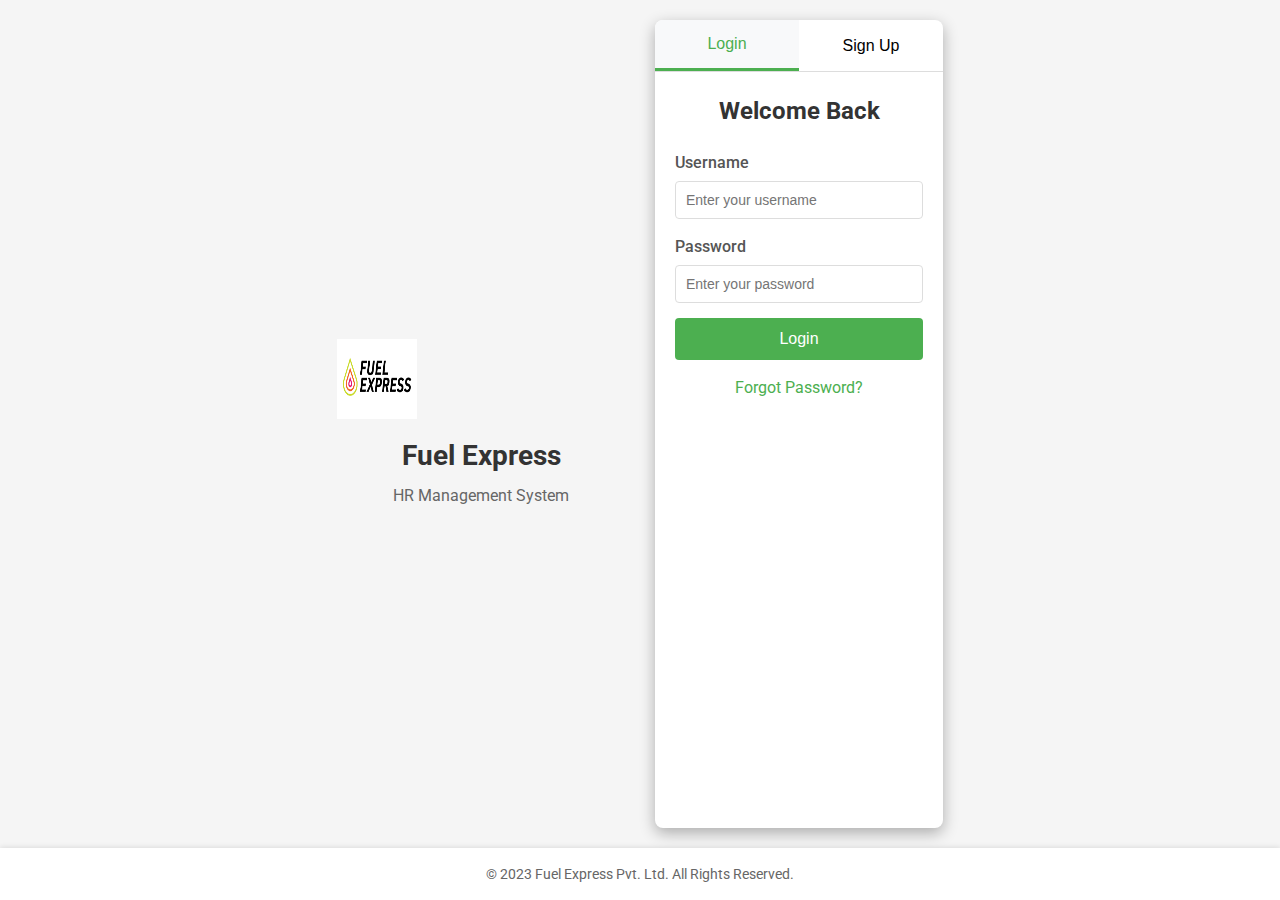
<file: index.html>
<!DOCTYPE html>
<html lang="en">
<head>
    <meta charset="UTF-8">
    <meta name="viewport" content="width=device-width, initial-scale=1.0">
    <title>Login - Fuel Express HR Management</title>
    <link rel="stylesheet" href="css/main.css">
    <link rel="stylesheet" href="css/login.css">
    <link href="https://fonts.googleapis.com/css2?family=Roboto:wght@300;400;500;700&display=swap" rel="stylesheet">
    <link rel="stylesheet" href="https://cdnjs.cloudflare.com/ajax/libs/font-awesome/6.4.0/css/all.min.css">
</head>
<body class="login-page">
    <div class="login-page-container">
        <div class="login-branding">
            <img src="img/logo.png" alt="Fuel Express Logo" class="login-logo">
            <h1>Fuel Express</h1>
            <p>HR Management System</p>
        </div>
        
        <div class="login-container">
            <div class="login-tabs">
                <button class="login-tab active" data-tab="login">Login</button>
                <button class="login-tab" data-tab="signup">Sign Up</button>
            </div>
            
            <div class="login-form active" id="login-form">
                <h2>Welcome Back</h2>
                <div class="form-group">
                    <label for="login-username">Username</label>
                    <input type="text" id="login-username" placeholder="Enter your username">
                    <div class="error-message" id="login-username-error"></div>
                </div>
                <div class="form-group">
                    <label for="login-password">Password</label>
                    <input type="password" id="login-password" placeholder="Enter your password">
                    <div class="error-message" id="login-password-error"></div>
                </div>
                <div class="form-group">
                    <button id="login-button" class="login-button">Login</button>
                </div>
                <div class="form-footer">
                    <a href="#" id="forgot-password">Forgot Password?</a>
                </div>
                <div class="success-message" id="login-success"></div>
                <div class="error-message" id="login-error"></div>
            </div>
            
            <div class="login-form" id="signup-form">
                <h2>Create Account</h2>
                <div class="form-group">
                    <label for="signup-fullname">Full Name</label>
                    <input type="text" id="signup-fullname" placeholder="Enter your full name">
                    <div class="error-message" id="signup-fullname-error"></div>
                </div>
                <div class="form-group">
                    <label for="signup-email">Email</label>
                    <input type="email" id="signup-email" placeholder="Enter your email">
                    <div class="error-message" id="signup-email-error"></div>
                </div>
                <div class="form-group">
                    <label for="signup-username">Username</label>
                    <input type="text" id="signup-username" placeholder="Choose a username">
                    <div class="error-message" id="signup-username-error"></div>
                </div>
                <div class="form-group">
                    <label for="signup-password">Password</label>
                    <input type="password" id="signup-password" placeholder="Choose a password">
                    <div class="error-message" id="signup-password-error"></div>
                </div>
                <div class="form-group">
                    <label for="signup-confirm">Confirm Password</label>
                    <input type="password" id="signup-confirm" placeholder="Confirm your password">
                    <div class="error-message" id="signup-confirm-error"></div>
                </div>
                <div class="form-group">
                    <button id="signup-button" class="login-button">Sign Up</button>
                </div>
                <div class="success-message" id="signup-success"></div>
                <div class="error-message" id="signup-error"></div>
            </div>
        </div>
    </div>
    
    <footer class="login-footer">
        <p>&copy; 2023 Fuel Express Pvt. Ltd. All Rights Reserved.</p>
    </footer>

    <script src="js/session-manager.js"></script>
    <script src="js/login-new-fixed.js"></script>
</body>
</html>
</file>
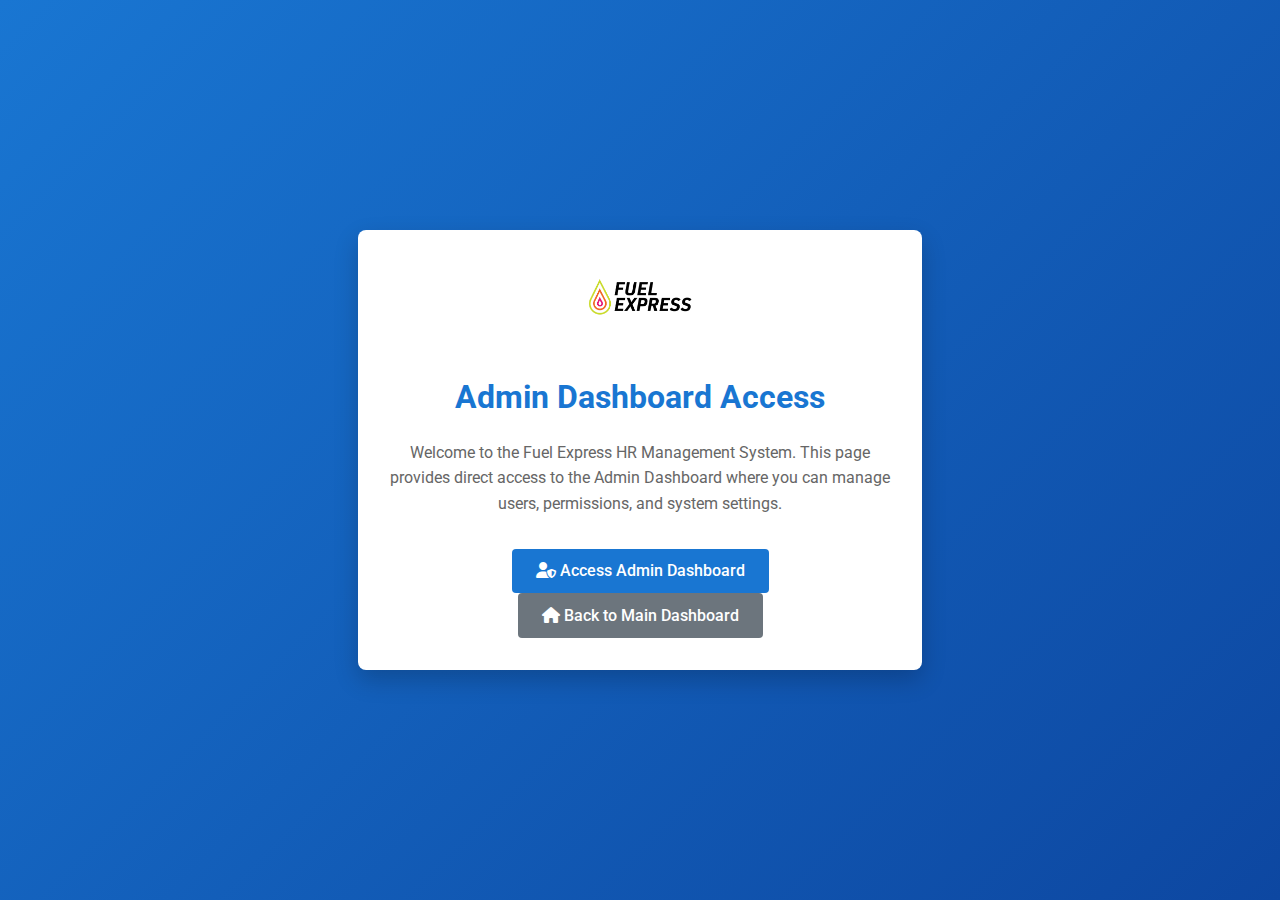
<file: admin-access.html>
<!DOCTYPE html>
<html lang="en">
<head>
    <meta charset="UTF-8">
    <meta name="viewport" content="width=device-width, initial-scale=1.0">
    <title>Admin Dashboard Access - Fuel Express</title>
    <style>
        body {
            font-family: 'Roboto', sans-serif;
            margin: 0;
            padding: 0;
            display: flex;
            justify-content: center;
            align-items: center;
            min-height: 100vh;
            background: linear-gradient(135deg, #1976d2, #0d47a1);
            color: #333;
        }
        
        .container {
            background: white;
            border-radius: 8px;
            box-shadow: 0 10px 25px rgba(0, 0, 0, 0.2);
            width: 90%;
            max-width: 500px;
            padding: 2rem;
            text-align: center;
        }
        
        h1 {
            color: #1976d2;
            margin-bottom: 1.5rem;
        }
        
        p {
            margin-bottom: 2rem;
            color: #666;
            line-height: 1.6;
        }
        
        .btn {
            display: inline-block;
            background: #1976d2;
            color: white;
            padding: 0.8rem 1.5rem;
            border-radius: 4px;
            text-decoration: none;
            font-weight: 500;
            transition: background 0.3s;
            margin: 0 0.5rem;
        }
        
        .btn:hover {
            background: #1565c0;
        }
        
        .btn.secondary {
            background: #6c757d;
        }
        
        .btn.secondary:hover {
            background: #5a6268;
        }
        
        .logo {
            max-width: 120px;
            margin-bottom: 1rem;
        }
        
        .buttons {
            margin-top: 2rem;
        }
    </style>
    <link href="https://fonts.googleapis.com/css2?family=Roboto:wght@300;400;500;700&display=swap" rel="stylesheet">
    <link rel="stylesheet" href="https://cdnjs.cloudflare.com/ajax/libs/font-awesome/6.4.0/css/all.min.css">
</head>
<body>
    <div class="container">
        <img src="img/logo.png" alt="Fuel Express Logo" class="logo">
        <h1>Admin Dashboard Access</h1>
        <p>Welcome to the Fuel Express HR Management System. This page provides direct access to the Admin Dashboard where you can manage users, permissions, and system settings.</p>
        
        <div class="buttons">
            <a href="pages/admin-dashboard.html" class="btn"><i class="fas fa-user-shield"></i> Access Admin Dashboard</a>
            <a href="dashboard.html" class="btn secondary"><i class="fas fa-home"></i> Back to Main Dashboard</a>
        </div>
        
        <script>
            // Auto-login for direct admin access
            if (!localStorage.getItem('authToken')) {
                localStorage.setItem('authToken', 'admin');
            }
            
            // Redirect to admin dashboard after 2 seconds
            setTimeout(() => {
                window.location.href = 'pages/admin-dashboard.html';
            }, 2000);
        </script>
    </div>
</body>
</html>
</file>
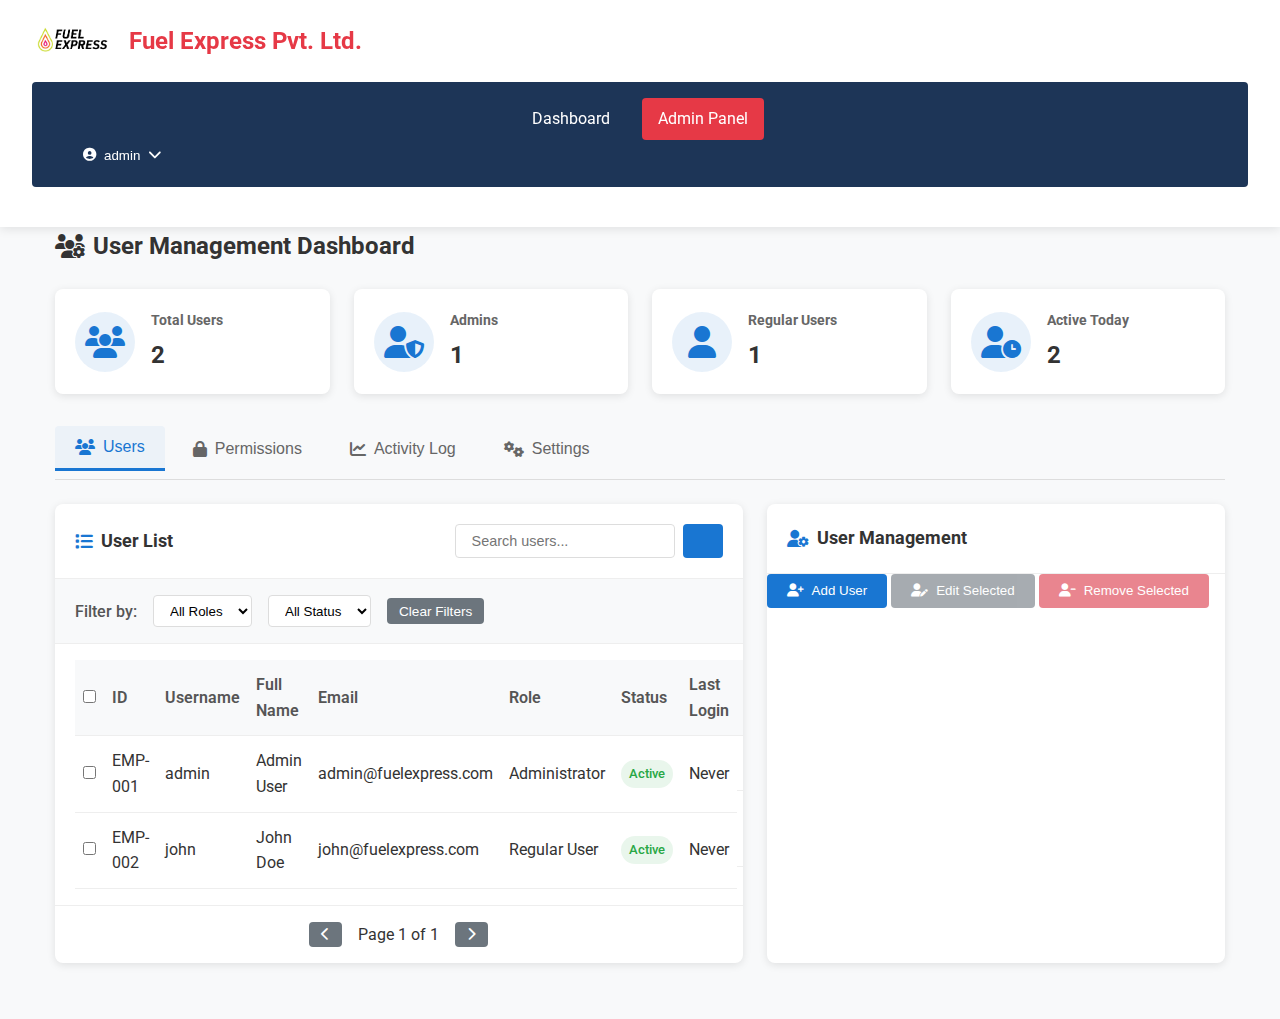
<file: pages/admin-dashboard.html>
<!DOCTYPE html>
<html lang="en">
<head>
    <meta charset="UTF-8">
    <meta name="viewport" content="width=device-width, initial-scale=1.0">
    <title>Admin Dashboard - Fuel Express HR Management</title>
    <link rel="stylesheet" href="../css/main.css">
    <link rel="stylesheet" href="../css/admin.css">
    <link href="https://fonts.googleapis.com/css2?family=Roboto:wght@300;400;500;700&display=swap" rel="stylesheet">
    <link rel="stylesheet" href="https://cdnjs.cloudflare.com/ajax/libs/font-awesome/6.4.0/css/all.min.css">
</head>
<body>
    <header>
        <div class="logo-container">
            <img src="../img/logo.png" alt="Fuel Express Logo" class="logo">
            <h1>Fuel Express Pvt. Ltd.</h1>
        </div>
        <nav>
            <ul>
                <li><a href="../dashboard.html">Dashboard</a></li>
                <li><a href="admin-dashboard.html" class="active">Admin Panel</a></li>
            </ul>
            <div class="user-menu">
                <button id="user-profile-btn" class="user-profile-btn">
                    <i class="fas fa-user-circle"></i>
                    <span id="current-user-name">Admin</span>
                    <i class="fas fa-chevron-down"></i>
                </button>
                <div class="user-dropdown" id="user-dropdown">
                    <a href="#" id="logout-btn"><i class="fas fa-sign-out-alt"></i> Logout</a>
                </div>
            </div>
        </nav>
    </header>

    <div class="container">
        <div class="admin-header">
            <h2><i class="fas fa-users-cog"></i> User Management Dashboard</h2>
            <div class="admin-stats">
                <div class="stat-card">
                    <i class="fas fa-users"></i>
                    <div class="stat-info">
                        <h3>Total Users</h3>
                        <p id="total-users-count">0</p>
                    </div>
                </div>
                <div class="stat-card">
                    <i class="fas fa-user-shield"></i>
                    <div class="stat-info">
                        <h3>Admins</h3>
                        <p id="admin-users-count">0</p>
                    </div>
                </div>
                <div class="stat-card">
                    <i class="fas fa-user"></i>
                    <div class="stat-info">
                        <h3>Regular Users</h3>
                        <p id="regular-users-count">0</p>
                    </div>
                </div>
                <div class="stat-card">
                    <i class="fas fa-user-clock"></i>
                    <div class="stat-info">
                        <h3>Active Today</h3>
                        <p id="active-users-count">0</p>
                    </div>
                </div>
            </div>
        </div>
        
        <div class="admin-tabs">
            <button class="tab-btn active" data-tab="users-tab"><i class="fas fa-users"></i> Users</button>
            <button class="tab-btn" data-tab="permissions-tab"><i class="fas fa-lock"></i> Permissions</button>
            <button class="tab-btn" data-tab="activity-tab"><i class="fas fa-chart-line"></i> Activity Log</button>
            <button class="tab-btn" data-tab="settings-tab"><i class="fas fa-cogs"></i> Settings</button>
        </div>
        
        <div class="admin-content">
            <!-- Users Tab -->
            <div id="users-tab" class="tab-content active">
                <div class="admin-grid">
                    <!-- User List -->
                    <div class="admin-panel">
                        <div class="panel-header">
                            <h3><i class="fas fa-list"></i> User List</h3>
                            <div class="search-bar">
                                <input type="text" id="user-search" placeholder="Search users...">
                                <button id="search-btn"><i class="fas fa-search"></i></button>
                            </div>
                        </div>
                        <div class="filter-options">
                            <label>Filter by:</label>
                            <select id="role-filter">
                                <option value="all">All Roles</option>
                                <option value="admin">Admin</option>
                                <option value="user">User</option>
                            </select>
                            <select id="status-filter">
                                <option value="all">All Status</option>
                                <option value="active">Active</option>
                                <option value="inactive">Inactive</option>
                            </select>
                            <button id="clear-filters" class="btn secondary small">Clear Filters</button>
                        </div>
                        <div class="user-list-container">
                            <table class="user-table">
                                <thead>
                                    <tr>
                                        <th><input type="checkbox" id="select-all-users"></th>
                                        <th>ID</th>
                                        <th>Username</th>
                                        <th>Full Name</th>
                                        <th>Email</th>
                                        <th>Role</th>
                                        <th>Status</th>
                                        <th>Last Login</th>
                                        <th>Actions</th>
                                    </tr>
                                </thead>
                                <tbody id="user-list">
                                    <!-- Users will be loaded here dynamically -->
                                </tbody>
                            </table>
                        </div>
                        <div class="pagination">
                            <button id="prev-page" class="btn secondary small"><i class="fas fa-chevron-left"></i></button>
                            <span id="page-info">Page 1 of 1</span>
                            <button id="next-page" class="btn secondary small"><i class="fas fa-chevron-right"></i></button>
                        </div>
                    </div>

                    <!-- User Actions -->
                    <div class="admin-panel">
                        <div class="panel-header">
                            <h3><i class="fas fa-user-cog"></i> User Management</h3>
                        </div>
                        <div class="action-buttons">
                            <button id="add-user-btn" class="btn primary"><i class="fas fa-user-plus"></i> Add User</button>
                            <button id="edit-user-btn" class="btn secondary" disabled><i class="fas fa-user-edit"></i> Edit Selected</button>
                            <button id="remove-user-btn" class="btn danger" disabled><i class="fas fa-user-minus"></i> Remove Selected</button>
                        </div>
                        
                        <!-- User Details Section -->
                        <div id="user-details" class="user-details hidden">
                            <h4>Selected User Details</h4>
                            <div class="user-info">
                                <div class="user-avatar">
                                    <i class="fas fa-user-circle"></i>
                                </div>
                                <div class="user-data">
                                    <p><strong>Username:</strong> <span id="detail-username">-</span></p>
                                    <p><strong>Full Name:</strong> <span id="detail-fullname">-</span></p>
                                    <p><strong>Email:</strong> <span id="detail-email">-</span></p>
                                    <p><strong>Role:</strong> <span id="detail-role">-</span></p>
                                    <p><strong>Status:</strong> <span id="detail-status">-</span></p>
                                    <p><strong>Created:</strong> <span id="detail-created">-</span></p>
                                    <p><strong>Last Login:</strong> <span id="detail-last-login">-</span></p>
                                </div>
                            </div>
                            <div class="user-actions">
                                <button id="reset-password-btn" class="btn warning"><i class="fas fa-key"></i> Reset Password</button>
                                <button id="toggle-status-btn" class="btn"><i class="fas fa-toggle-on"></i> <span id="toggle-status-text">Deactivate</span></button>
                                <button id="view-permissions-btn" class="btn secondary"><i class="fas fa-lock"></i> View Permissions</button>
                            </div>
                        </div>
                        
                        <!-- Add/Edit User Form -->
                        <div id="user-form" class="form-container hidden">
                            <h4 id="form-title">Add New User</h4>
                            <div class="form-group">
                                <label for="user-username">Username*</label>
                                <input type="text" id="user-username" required>
                                <span class="error-message" id="username-error"></span>
                            </div>
                            <div class="form-group">
                                <label for="user-fullname">Full Name*</label>
                                <input type="text" id="user-fullname" required>
                                <span class="error-message" id="fullname-error"></span>
                            </div>
                            <div class="form-group">
                                <label for="user-email">Email*</label>
                                <input type="email" id="user-email" required>
                                <span class="error-message" id="email-error"></span>
                            </div>
                            <div class="form-group">
                                <label for="user-password">Password*</label>
                                <div class="password-input">
                                    <input type="password" id="user-password" required>
                                    <button type="button" id="toggle-password" class="toggle-password">
                                        <i class="fas fa-eye"></i>
                                    </button>
                                </div>
                                <span class="error-message" id="password-error"></span>
                            </div>
                            <div class="form-group">
                                <label for="user-confirm-password">Confirm Password*</label>
                                <input type="password" id="user-confirm-password" required>
                                <span class="error-message" id="confirm-password-error"></span>
                            </div>
                            <div class="form-row">
                                <div class="form-group">
                                    <label for="user-role">Role*</label>
                                    <select id="user-role" required>
                                        <option value="user">Regular User</option>
                                        <option value="admin">Administrator</option>
                                    </select>
                                </div>
                                <div class="form-group">
                                    <label for="user-status">Status</label>
                                    <select id="user-status">
                                        <option value="active">Active</option>
                                        <option value="inactive">Inactive</option>
                                    </select>
                                </div>
                            </div>
                            <div class="form-group">
                                <label>Module Access</label>
                                <div class="checkbox-group">
                                    <label class="checkbox-label">
                                        <input type="checkbox" id="access-dashboard" checked disabled>
                                        Dashboard
                                    </label>
                                    <label class="checkbox-label">
                                        <input type="checkbox" id="access-employees">
                                        Employees
                                    </label>
                                    <label class="checkbox-label">
                                        <input type="checkbox" id="access-attendance">
                                        Attendance
                                    </label>
                                    <label class="checkbox-label">
                                        <input type="checkbox" id="access-leave">
                                        Leave
                                    </label>
                                    <label class="checkbox-label">
                                        <input type="checkbox" id="access-payroll">
                                        Payroll
                                    </label>
                                    <label class="checkbox-label">
                                        <input type="checkbox" id="access-recruitment">
                                        Recruitment
                                    </label>
                                    <label class="checkbox-label">
                                        <input type="checkbox" id="access-reports">
                                        Reports
                                    </label>
                                </div>
                            </div>
                            <div class="form-actions">
                                <button type="button" id="cancel-user-form" class="btn secondary">Cancel</button>
                                <button type="button" id="submit-user-form" class="btn primary">Save User</button>
                            </div>
                        </div>

                        <!-- Reset Password Form -->
                        <div id="reset-password-form" class="form-container hidden">
                            <h4>Reset User Password</h4>
                            <div class="form-group">
                                <label for="reset-user">Username</label>
                                <input type="text" id="reset-user" readonly>
                            </div>
                            <div class="form-group">
                                <label for="new-password">New Password*</label>
                                <div class="password-input">
                                    <input type="password" id="new-password" required>
                                    <button type="button" id="toggle-new-password" class="toggle-password">
                                        <i class="fas fa-eye"></i>
                                    </button>
                                </div>
                                <span class="error-message" id="new-password-error"></span>
                            </div>
                            <div class="form-group">
                                <label for="confirm-password">Confirm Password*</label>
                                <input type="password" id="confirm-password" required>
                                <span class="error-message" id="confirm-new-password-error"></span>
                            </div>
                            <div class="form-actions">
                                <button id="cancel-reset-password" class="btn secondary">Cancel</button>
                                <button id="submit-reset-password" class="btn primary">Reset Password</button>
                            </div>
                        </div>
                    </div>
                </div>
            </div>
            
            <!-- Permissions Tab -->
            <div id="permissions-tab" class="tab-content">
                <div class="admin-panel">
                    <div class="panel-header">
                        <h3><i class="fas fa-lock"></i> Role Permissions</h3>
                    </div>
                    <div class="role-selector">
                        <label for="select-role">Select Role:</label>
                        <select id="select-role">
                            <option value="admin">Administrator</option>
                            <option value="user">Regular User</option>
                        </select>
                    </div>
                    <div class="permissions-table-container">
                        <table class="permissions-table">
                            <thead>
                                <tr>
                                    <th>Module</th>
                                    <th>View</th>
                                    <th>Create</th>
                                    <th>Edit</th>
                                    <th>Delete</th>
                                </tr>
                            </thead>
                            <tbody id="permissions-list">
                                <!-- Permissions will be loaded here dynamically -->
                            </tbody>
                        </table>
                    </div>
                    <div class="form-actions">
                        <button id="save-permissions" class="btn primary">Save Permissions</button>
                    </div>
                </div>
            </div>
            
            <!-- Activity Log Tab -->
            <div id="activity-tab" class="tab-content">
                <div class="admin-panel">
                    <div class="panel-header">
                        <h3><i class="fas fa-history"></i> User Activity Log</h3>
                        <div class="filter-controls">
                            <select id="activity-user-filter">
                                <option value="all">All Users</option>
                                <!-- Users will be loaded here dynamically -->
                            </select>
                            <select id="activity-type-filter">
                                <option value="all">All Activities</option>
                                <option value="login">Login</option>
                                <option value="logout">Logout</option>
                                <option value="create">Create</option>
                                <option value="update">Update</option>
                                <option value="delete">Delete</option>
                            </select>
                            <div class="date-range">
                                <label>From:</label>
                                <input type="date" id="activity-date-from">
                                <label>To:</label>
                                <input type="date" id="activity-date-to">
                            </div>
                            <button id="apply-activity-filters" class="btn secondary small">Apply</button>
                        </div>
                    </div>
                    <div class="activity-log-container">
                        <table class="activity-table">
                            <thead>
                                <tr>
                                    <th>Date & Time</th>
                                    <th>User</th>
                                    <th>Activity</th>
                                    <th>Details</th>
                                    <th>IP Address</th>
                                </tr>
                            </thead>
                            <tbody id="activity-list">
                                <!-- Activity logs will be loaded here dynamically -->
                            </tbody>
                        </table>
                    </div>
                    <div class="pagination">
                        <button id="prev-activity-page" class="btn secondary small"><i class="fas fa-chevron-left"></i></button>
                        <span id="activity-page-info">Page 1 of 1</span>
                        <button id="next-activity-page" class="btn secondary small"><i class="fas fa-chevron-right"></i></button>
                    </div>
                </div>
            </div>
            
            <!-- Settings Tab -->
            <div id="settings-tab" class="tab-content">
                <div class="admin-panel">
                    <div class="panel-header">
                        <h3><i class="fas fa-cogs"></i> System Settings</h3>
                    </div>
                    <div class="settings-form">
                        <div class="settings-section">
                            <h4>Security Settings</h4>
                            <div class="form-group">
                                <label for="password-expiry">Password Expiry (days)</label>
                                <input type="number" id="password-expiry" min="0" value="90">
                                <small>Set to 0 for no expiry</small>
                            </div>
                            <div class="form-group">
                                <label for="min-password-length">Minimum Password Length</label>
                                <input type="number" id="min-password-length" min="6" max="20" value="8">
                            </div>
                            <div class="form-group checkbox-group">
                                <label class="checkbox-label">
                                    <input type="checkbox" id="require-special-chars" checked>
                                    Require special characters in password
                                </label>
                            </div>
                            <div class="form-group checkbox-group">
                                <label class="checkbox-label">
                                    <input type="checkbox" id="require-numbers" checked>
                                    Require numbers in password
                                </label>
                            </div>
                            <div class="form-group">
                                <label for="max-login-attempts">Max Login Attempts</label>
                                <input type="number" id="max-login-attempts" min="3" max="10" value="5">
                            </div>
                            <div class="form-group">
                                <label for="lockout-duration">Account Lockout Duration (minutes)</label>
                                <input type="number" id="lockout-duration" min="5" value="30">
                            </div>
                        </div>
                        <div class="settings-section">
                            <h4>Session Settings</h4>
                            <div class="form-group">
                                <label for="session-timeout">Session Timeout (minutes)</label>
                                <input type="number" id="session-timeout" min="5" value="30">
                            </div>
                            <div class="form-group checkbox-group">
                                <label class="checkbox-label">
                                    <input type="checkbox" id="remember-me-option" checked>
                                    Allow "Remember Me" option
                                </label>
                            </div>
                        </div>
                        <div class="form-actions">
                            <button id="reset-settings" class="btn secondary">Reset to Defaults</button>
                            <button id="save-settings" class="btn primary">Save Settings</button>
                        </div>
                    </div>
                </div>
            </div>
        </div>
    </div>
    </div>

    <script src="../js/session-manager.js"></script>
    <script>
        // Auto-login for direct dashboard access
        if (!localStorage.getItem('authToken')) {
            localStorage.setItem('authToken', 'admin');
        }
    </script>
    <script src="../js/admin-dashboard.js"></script>
</body>
</html>
</file>
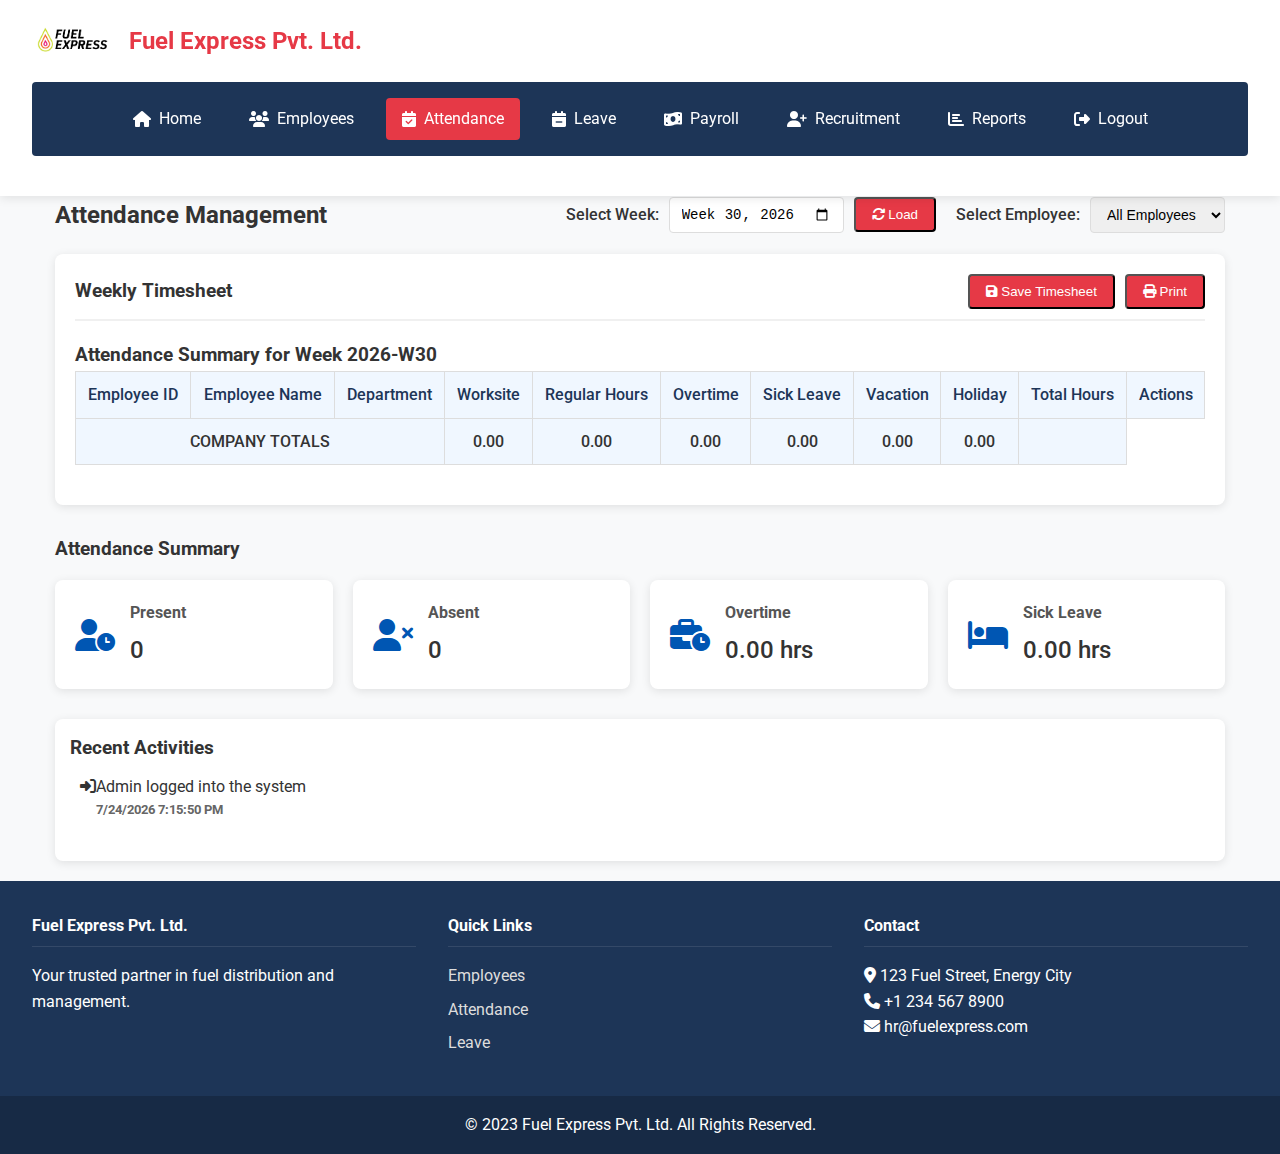
<file: pages/attendance.html>
<!DOCTYPE html>
<html lang="en">
<head>
    <meta charset="UTF-8">
    <meta name="viewport" content="width=device-width, initial-scale=1.0">
    <title>Attendance Management - Fuel Express</title>
    <link rel="stylesheet" href="../css/main.css">
    <link rel="stylesheet" href="../css/attendance.css">
    <link rel="stylesheet" href="../css/activities.css">
    <link href="https://fonts.googleapis.com/css2?family=Roboto:wght@300;400;500;700&display=swap" rel="stylesheet">
    <link rel="stylesheet" href="https://cdnjs.cloudflare.com/ajax/libs/font-awesome/6.4.0/css/all.min.css">
</head>
<body>
    <header>
        <div class="logo-container">
            <img src="../img/logo.png" alt="Fuel Express Logo" class="logo">
            <h1>Fuel Express Pvt. Ltd.</h1>
        </div>
        <nav>
            <ul>
                <li><a href="../index.html"><i class="fas fa-home"></i> Home</a></li>
                <li><a href="employee.html"><i class="fas fa-users"></i> Employees</a></li>
                <li><a href="attendance.html" class="active"><i class="fas fa-calendar-check"></i> Attendance</a></li>
                <li><a href="leave.html"><i class="fas fa-calendar-minus"></i> Leave</a></li>
                <li><a href="payroll.html"><i class="fas fa-money-bill-wave"></i> Payroll</a></li>
                <li><a href="recruitment.html"><i class="fas fa-user-plus"></i> Recruitment</a></li>
                <li><a href="reports.html"><i class="fas fa-chart-bar"></i> Reports</a></li>
                <li><a href="#" id="logout-btn"><i class="fas fa-sign-out-alt"></i> Logout</a></li>
            </ul>
        </nav>
    </header>

    <main class="container">
        <section class="attendance-header">
            <h2>Attendance Management</h2>
            <div class="attendance-actions">
                <div class="date-selector">
                    <label for="week-selector">Select Week:</label>
                    <input type="week" id="week-selector">
                    <button id="load-week-btn" class="btn primary-btn"><i class="fas fa-sync"></i> Load</button>
                </div>
                <div class="employee-selector">
                    <label for="employee-select">Select Employee:</label>
                    <select id="employee-select">
                        <option value="">All Employees</option>
                        <!-- Employee options will be loaded dynamically -->
                    </select>
                </div>
            </div>
        </section>

        <section class="timesheet-container">
            <div class="timesheet-header">
                <h3>Weekly Timesheet</h3>
                <div class="timesheet-controls">
                    <button id="save-timesheet-btn" class="btn primary-btn"><i class="fas fa-save"></i> Save Timesheet</button>
                    <button id="print-timesheet-btn" class="btn secondary-btn"><i class="fas fa-print"></i> Print</button>
                </div>
            </div>
            
            <div id="timesheet-wrapper">
                <!-- Timesheet will be generated here -->
            </div>
        </section>
        
        <section class="attendance-summary">
            <h3>Attendance Summary</h3>
            <div class="summary-cards">
                <div class="summary-card">
                    <i class="fas fa-user-clock"></i>
                    <div class="summary-info">
                        <h4>Present</h4>
                        <p id="present-count">0</p>
                    </div>
                </div>
                <div class="summary-card">
                    <i class="fas fa-user-times"></i>
                    <div class="summary-info">
                        <h4>Absent</h4>
                        <p id="absent-count">0</p>
                    </div>
                </div>
                <div class="summary-card">
                    <i class="fas fa-business-time"></i>
                    <div class="summary-info">
                        <h4>Overtime</h4>
                        <p id="overtime-hours">0 hrs</p>
                    </div>
                </div>
                <div class="summary-card">
                    <i class="fas fa-bed"></i>
                    <div class="summary-info">
                        <h4>Sick Leave</h4>
                        <p id="sick-count">0</p>
                    </div>
                </div>
            </div>
        </section>
        
        <div class="activity-container" id="recent-activities">
            <!-- Activities will be loaded here by JavaScript -->
        </div>
    </main>

    <footer>
        <div class="footer-content">
            <div class="footer-section">
                <h4>Fuel Express Pvt. Ltd.</h4>
                <p>Your trusted partner in fuel distribution and management.</p>
            </div>
            <div class="footer-section">
                <h4>Quick Links</h4>
                <ul>
                    <li><a href="employee.html">Employees</a></li>
                    <li><a href="attendance.html">Attendance</a></li>
                    <li><a href="leave.html">Leave</a></li>
                </ul>
            </div>
            <div class="footer-section">
                <h4>Contact</h4>
                <p><i class="fas fa-map-marker-alt"></i> 123 Fuel Street, Energy City</p>
                <p><i class="fas fa-phone"></i> +1 234 567 8900</p>
                <p><i class="fas fa-envelope"></i> hr@fuelexpress.com</p>
            </div>
        </div>
        <div class="footer-bottom">
            <p>&copy; 2023 Fuel Express Pvt. Ltd. All Rights Reserved.</p>
        </div>
    </footer>

    <script src="../js/session-manager.js"></script>
    <script>
        // Auto-login for direct dashboard access
        if (!localStorage.getItem('authToken')) {
            localStorage.setItem('authToken', 'admin');
        }
    </script>
    <script src="../data/employees.js"></script>
    <script src="../js/attendance.js"></script>
    <script src="../js/activities.js"></script>
</body>
</html>
</file>
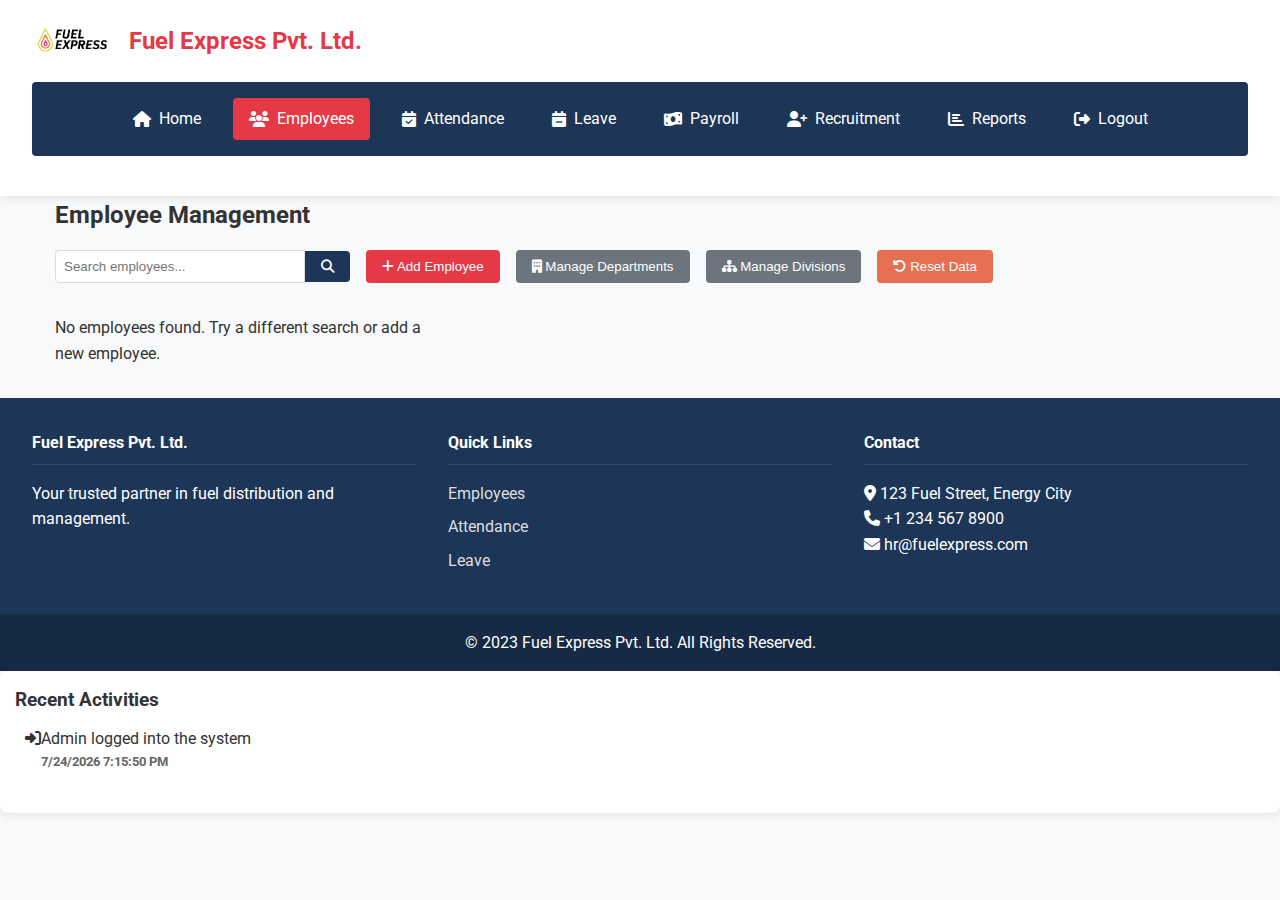
<file: pages/employee.html>
<!DOCTYPE html>
<html lang="en">
<head>
    <meta charset="UTF-8">
    <meta name="viewport" content="width=device-width, initial-scale=1.0">
    <title>Employee Management - Fuel Express</title>
    <link rel="stylesheet" href="../css/main.css">
    <link rel="stylesheet" href="../css/employee.css">
    <link rel="stylesheet" href="../css/activities.css">
    <link href="https://fonts.googleapis.com/css2?family=Roboto:wght@300;400;500;700&display=swap" rel="stylesheet">
    <link rel="stylesheet" href="https://cdnjs.cloudflare.com/ajax/libs/font-awesome/6.4.0/css/all.min.css">
</head>
<body>
    <header>
        <div class="logo-container">
            <img src="../img/logo.png" alt="Fuel Express Logo" class="logo">
            <h1>Fuel Express Pvt. Ltd.</h1>
        </div>
        <nav>
            <ul>
                <li><a href="../index.html"><i class="fas fa-home"></i> Home</a></li>
                <li><a href="employee.html" class="active"><i class="fas fa-users"></i> Employees</a></li>
                <li><a href="attendance.html"><i class="fas fa-calendar-check"></i> Attendance</a></li>
                <li><a href="leave.html"><i class="fas fa-calendar-minus"></i> Leave</a></li>
                <li><a href="payroll.html"><i class="fas fa-money-bill-wave"></i> Payroll</a></li>
                <li><a href="recruitment.html"><i class="fas fa-user-plus"></i> Recruitment</a></li>
                <li><a href="reports.html"><i class="fas fa-chart-bar"></i> Reports</a></li>
                <li><a href="#" id="logout-btn"><i class="fas fa-sign-out-alt"></i> Logout</a></li>
            </ul>
        </nav>
    </header>

    <main class="container">
        <section class="employee-header">
            <h2>Employee Management</h2>
            <div class="employee-actions">
                <div class="search-container">
                    <input type="text" id="employee-search" placeholder="Search employees...">
                    <button id="search-btn"><i class="fas fa-search"></i></button>
                </div>
                <button id="add-employee-btn" class="btn primary-btn"><i class="fas fa-plus"></i> Add Employee</button>
                <button id="reset-data-btn" class="btn danger-btn"><i class="fas fa-undo"></i> Reset Data</button>
            </div>
        </section>

        <section class="employee-grid" id="employee-grid">
            <!-- Employee cards will be dynamically generated here -->
        </section>

        <!-- Employee Modal for Add/Edit -->
        <div id="employee-modal" class="modal">
            <div class="modal-content">
                <span class="close-btn">&times;</span>
                <h3 id="modal-title">Add New Employee</h3>
                <form id="employee-form">
                    <div class="form-row">
                        <div class="form-group">
                            <label for="employee-no">Employee No (FEM)*</label>
                            <input type="text" id="employee-no" required>
                        </div>
                        <div class="form-group">
                            <label for="national-id">National ID/Passport*</label>
                            <input type="text" id="national-id" required>
                        </div>
                    </div>
                    
                    <div class="form-row">
                        <div class="form-group">
                            <label for="full-name">Full Name*</label>
                            <input type="text" id="full-name" required>
                        </div>
                        <div class="form-group">
                            <label for="gender">Gender*</label>
                            <select id="gender" required>
                                <option value="">Select Gender</option>
                                <option value="Male">Male</option>
                                <option value="Female">Female</option>
                                <option value="Other">Other</option>
                            </select>
                        </div>
                    </div>
                    
                    <div class="form-row">
                        <div class="form-group">
                            <label for="nationality">Nationality*</label>
                            <input type="text" id="nationality" required>
                        </div>
                        <div class="form-group">
                            <label for="date-of-birth">Date of Birth*</label>
                            <input type="date" id="date-of-birth" required>
                        </div>
                    </div>
                    
                    <div class="form-row">
                        <div class="form-group">
                            <label for="department">Department*</label>
                            <select id="department" required>
                                <option value="">Select Department</option>
                                <option value="Operations">Operations</option>
                                <option value="Finance">Finance</option>
                                <option value="HR">HR</option>
                                <option value="IT">IT</option>
                                <option value="Marketing">Marketing</option>
                                <option value="Sales">Sales</option>
                                <option value="Admin">Admin</option>
                            </select>
                        </div>
                        <div class="form-group">
                            <label for="position">Position*</label>
                            <input type="text" id="position" required>
                        </div>
                    </div>
                    
                    <div class="form-row">
                        <div class="form-group">
                            <label for="worksite">Work Site*</label>
                            <select id="worksite" required>
                                <option value="">Select Work Site</option>
                                <option value="Office">Office</option>
                                <option value="Station">Station</option>
                                <option value="Bowser">Bowser</option>
                                <option value="Field">Field</option>
                            </select>
                        </div>
                        <div class="form-group">
                            <label for="joined-date">Joined Date*</label>
                            <input type="date" id="joined-date" required>
                        </div>
                    </div>
                    
                    <div class="form-row">
                        <div class="form-group">
                            <label for="phone">Phone Number*</label>
                            <input type="tel" id="phone" required>
                        </div>
                        <div class="form-group">
                            <label for="email">Email</label>
                            <input type="email" id="email">
                        </div>
                    </div>
                    
                    <fieldset>
                        <legend>Salary Information</legend>
                        <div class="form-row">
                            <div class="form-group">
                                <label for="salary-mvr">Monthly Salary (MVR)*</label>
                                <input type="number" id="salary-mvr" min="0" step="100" required>
                            </div>
                            <div class="form-group">
                                <label for="salary-usd">Monthly Salary (USD)*</label>
                                <input type="number" id="salary-usd" min="0" step="100" required>
                            </div>
                        </div>
                    </fieldset>
                    
                    <div class="form-group">
                        <label for="photo">Photo</label>
                        <input type="file" id="photo" accept="image/*">
                        <div id="photo-preview" class="photo-preview"></div>
                    </div>
                    
                    <fieldset>
                        <legend>Bank Account Information</legend>
                        <h4>MVR Account</h4>
                        <div class="form-row">
                            <div class="form-group">
                                <label for="mvr-account-name">Account Name*</label>
                                <input type="text" id="mvr-account-name" required>
                            </div>
                            <div class="form-group">
                                <label for="mvr-account-number">Account Number*</label>
                                <input type="text" id="mvr-account-number" required>
                            </div>
                        </div>
                        <div class="form-group">
                            <label for="mvr-bank-name">Bank Name*</label>
                            <input type="text" id="mvr-bank-name" required value="Bank of Maldives">
                        </div>
                        
                        <h4>USD Account</h4>
                        <div class="form-row">
                            <div class="form-group">
                                <label for="usd-account-name">Account Name*</label>
                                <input type="text" id="usd-account-name" required>
                            </div>
                            <div class="form-group">
                                <label for="usd-account-number">Account Number*</label>
                                <input type="text" id="usd-account-number" required>
                            </div>
                        </div>
                        <div class="form-group">
                            <label for="usd-bank-name">Bank Name*</label>
                            <input type="text" id="usd-bank-name" required value="International Bank">
                        </div>
                    </fieldset>
                    
                    <fieldset>
                        <legend>Emergency Contact</legend>
                        <div class="form-row">
                            <div class="form-group">
                                <label for="emergency-name">Name*</label>
                                <input type="text" id="emergency-name" required>
                            </div>
                            <div class="form-group">
                                <label for="emergency-relation">Relationship*</label>
                                <input type="text" id="emergency-relation" required>
                            </div>
                        </div>
                        <div class="form-group">
                            <label for="emergency-phone">Phone Number*</label>
                            <input type="tel" id="emergency-phone" required>
                        </div>
                    </fieldset>
                    
                    <div class="form-actions">
                        <button type="button" id="cancel-btn" class="btn secondary-btn">Cancel</button>
                        <button type="submit" id="save-btn" class="btn primary-btn">Save Employee</button>
                    </div>
                </form>
            </div>
        </div>

        <!-- View Employee Modal -->
        <div id="view-employee-modal" class="modal">
            <div class="modal-content">
                <span class="close-view-btn">&times;</span>
                <div id="employee-details">
                    <!-- Employee details will be displayed here -->
                </div>
                <div class="modal-actions">
                    <button id="edit-from-view-btn" class="btn secondary-btn">Edit</button>
                    <button id="close-view-btn" class="btn primary-btn">Close</button>
                </div>
            </div>
        </div>

        <!-- Confirmation Modal for Delete -->
        <div id="confirm-modal" class="modal">
            <div class="modal-content confirm-content">
                <h3>Confirm Delete</h3>
                <p>Are you sure you want to delete this employee? This action cannot be undone.</p>
                <div class="confirm-actions">
                    <button id="cancel-delete-btn" class="btn secondary-btn">Cancel</button>
                    <button id="confirm-delete-btn" class="btn danger-btn">Delete</button>
                </div>
            </div>
        </div>
    </main>

    <footer>
        <div class="footer-content">
            <div class="footer-section">
                <h4>Fuel Express Pvt. Ltd.</h4>
                <p>Your trusted partner in fuel distribution and management.</p>
            </div>
            <div class="footer-section">
                <h4>Quick Links</h4>
                <ul>
                    <li><a href="employee.html">Employees</a></li>
                    <li><a href="attendance.html">Attendance</a></li>
                    <li><a href="leave.html">Leave</a></li>
                </ul>
            </div>
            <div class="footer-section">
                <h4>Contact</h4>
                <p><i class="fas fa-map-marker-alt"></i> 123 Fuel Street, Energy City</p>
                <p><i class="fas fa-phone"></i> +1 234 567 8900</p>
                <p><i class="fas fa-envelope"></i> hr@fuelexpress.com</p>
            </div>
        </div>
        <div class="footer-bottom">
            <p>&copy; 2023 Fuel Express Pvt. Ltd. All Rights Reserved.</p>
        </div>
    </footer>

    <script src="../js/session-manager.js"></script>
    <script>
        // Auto-login for direct dashboard access
        if (!localStorage.getItem('authToken')) {
            localStorage.setItem('authToken', 'admin');
        }
    </script>
    <script src="../data/employees.js"></script>
    <script src="../js/sample-data.js"></script>
    <script src="../js/department-division.js"></script>
    <script src="../js/employee.js"></script>
    <script src="../js/logout.js"></script>
    <!-- Add this in an appropriate location in the page layout -->
    <div class="activity-container" id="recent-activities">
        <!-- Activities will be loaded here by JavaScript -->
    </div>
    
    <!-- Add this before the closing </body> tag -->
    <script src="../js/activities.js"></script>
</body>
</html>
</file>
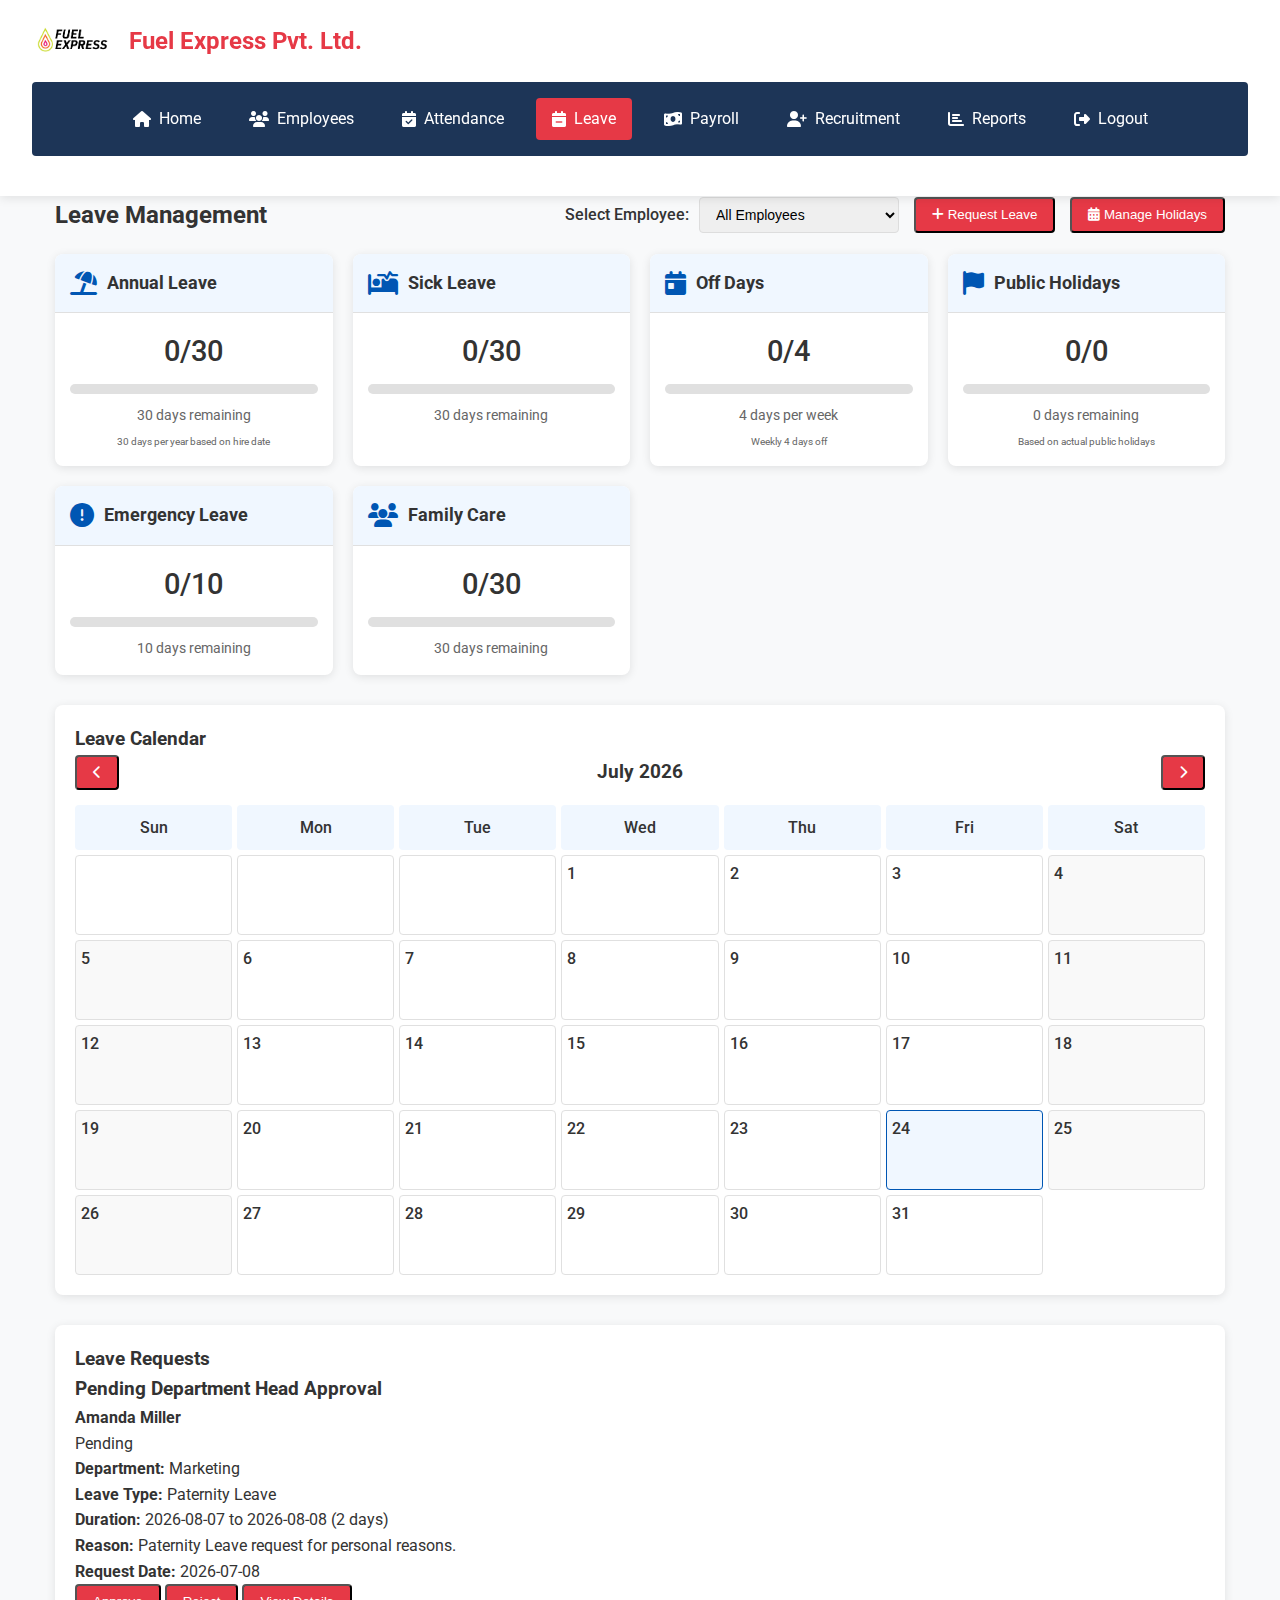
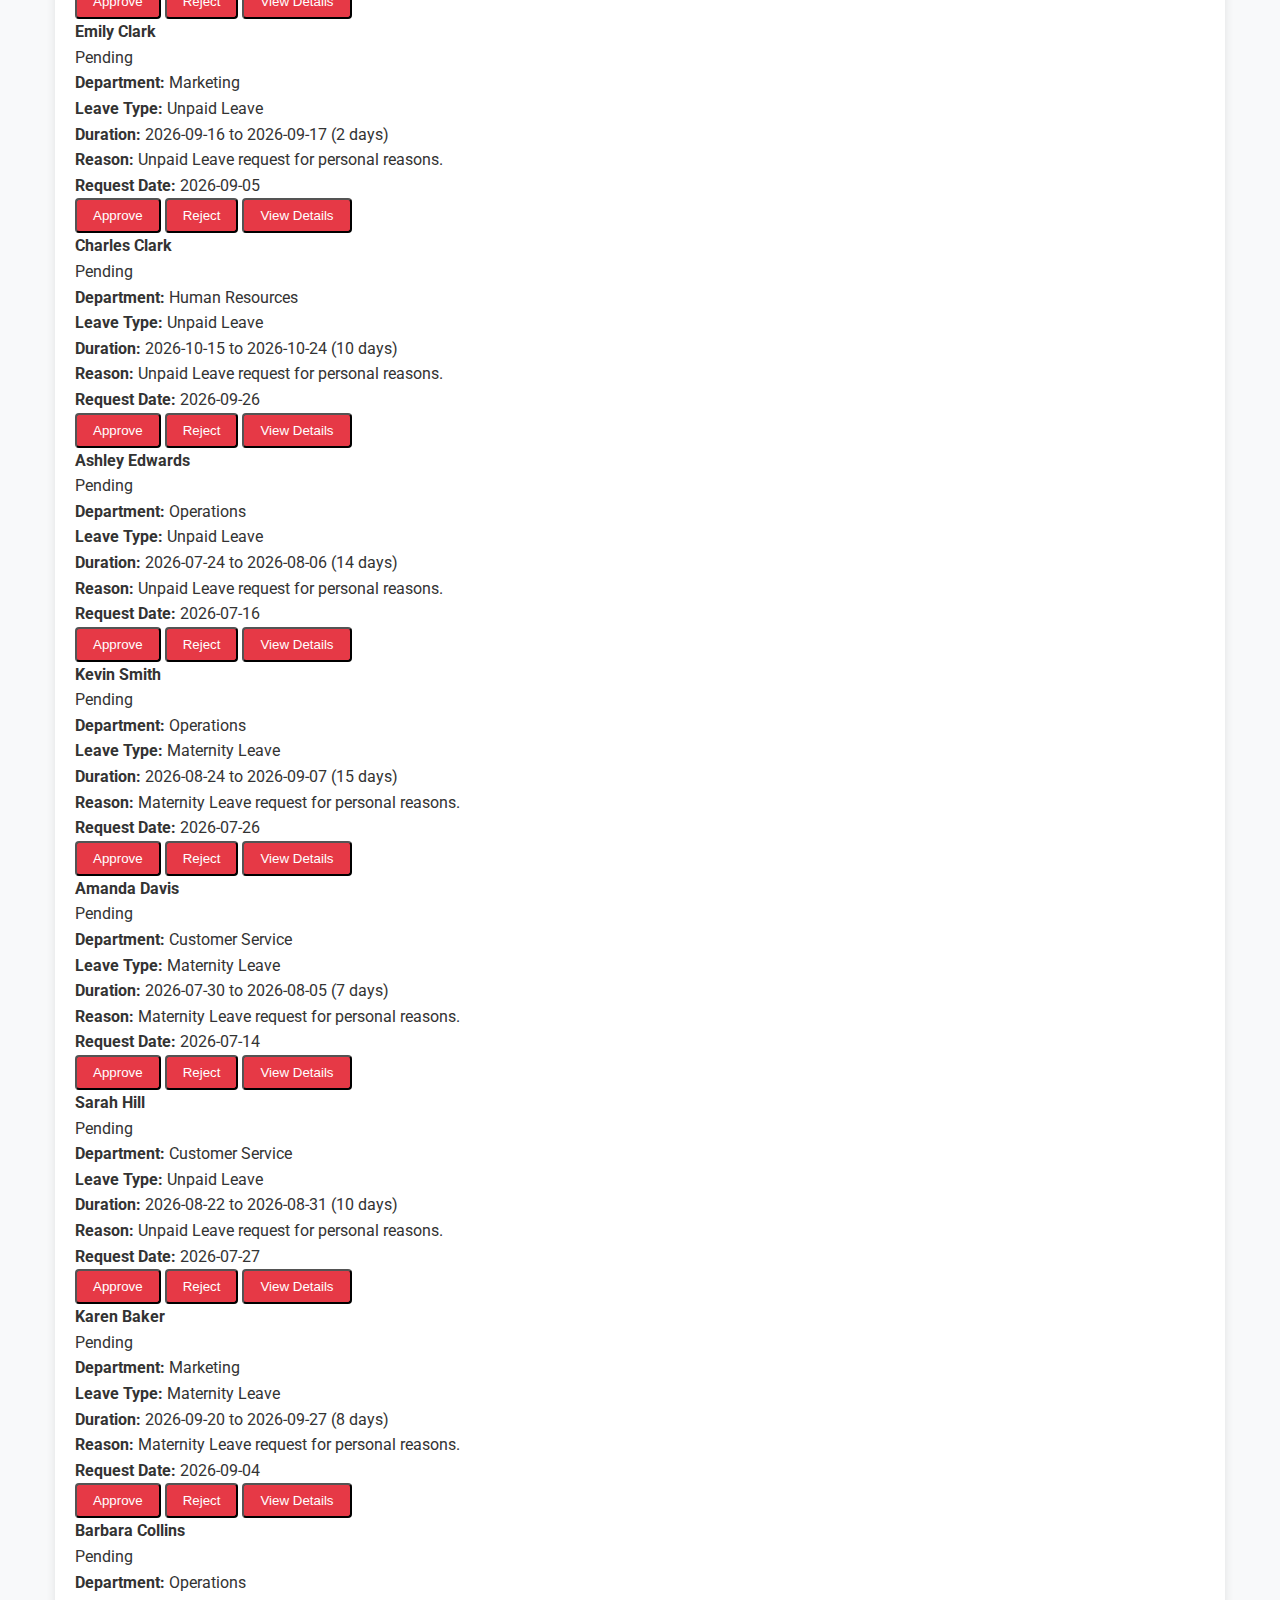
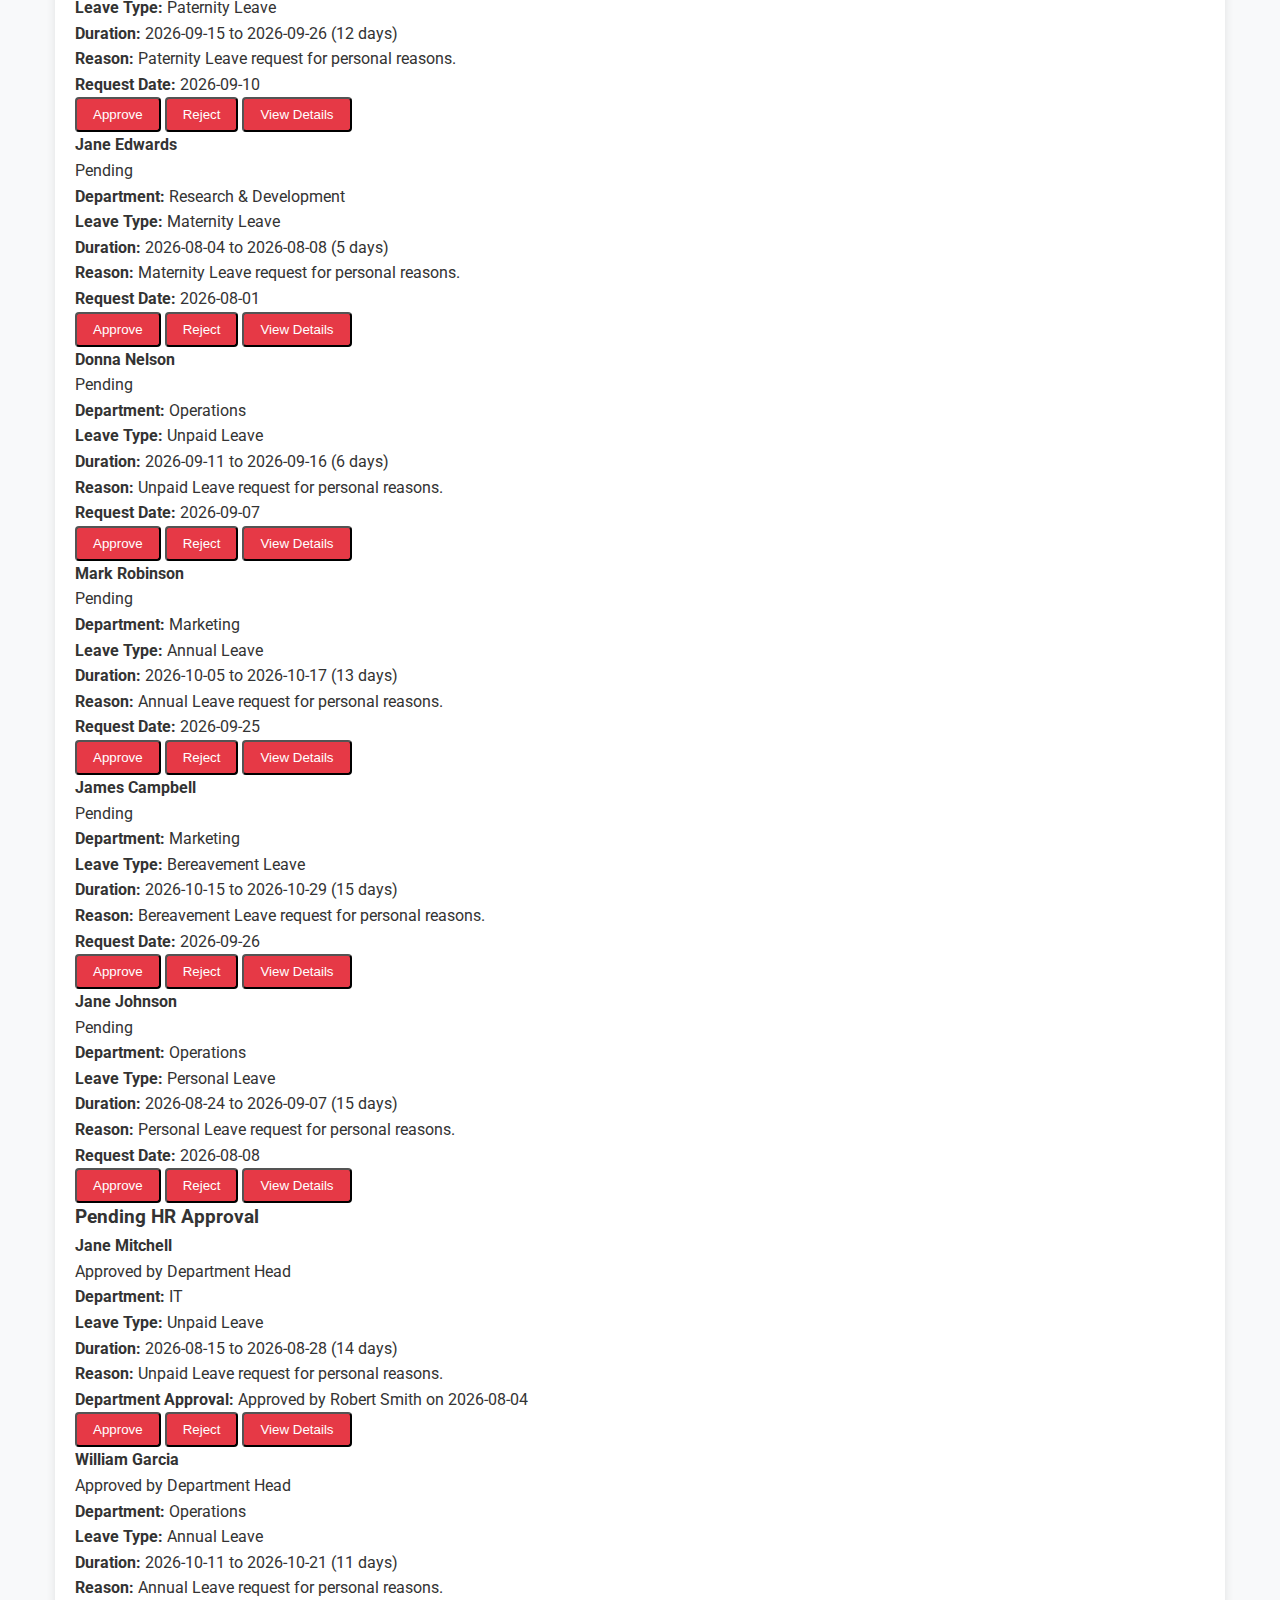
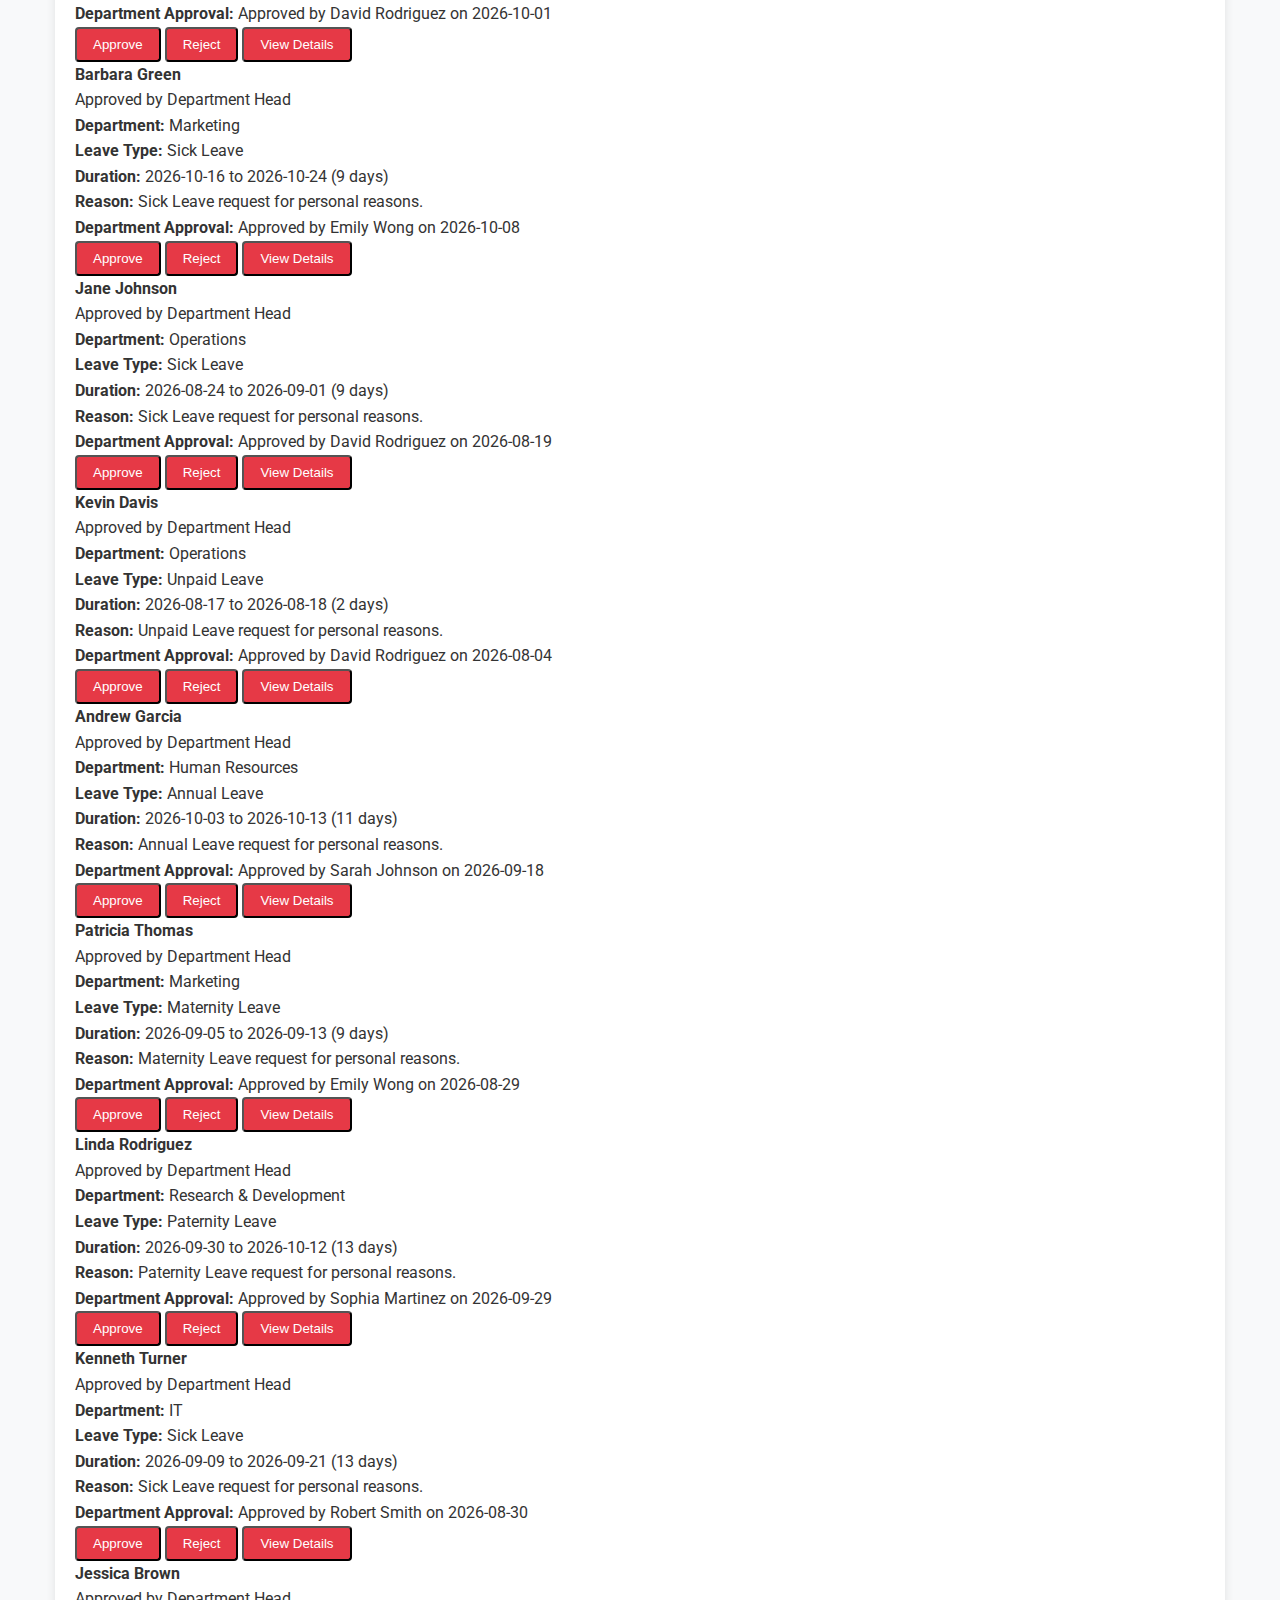
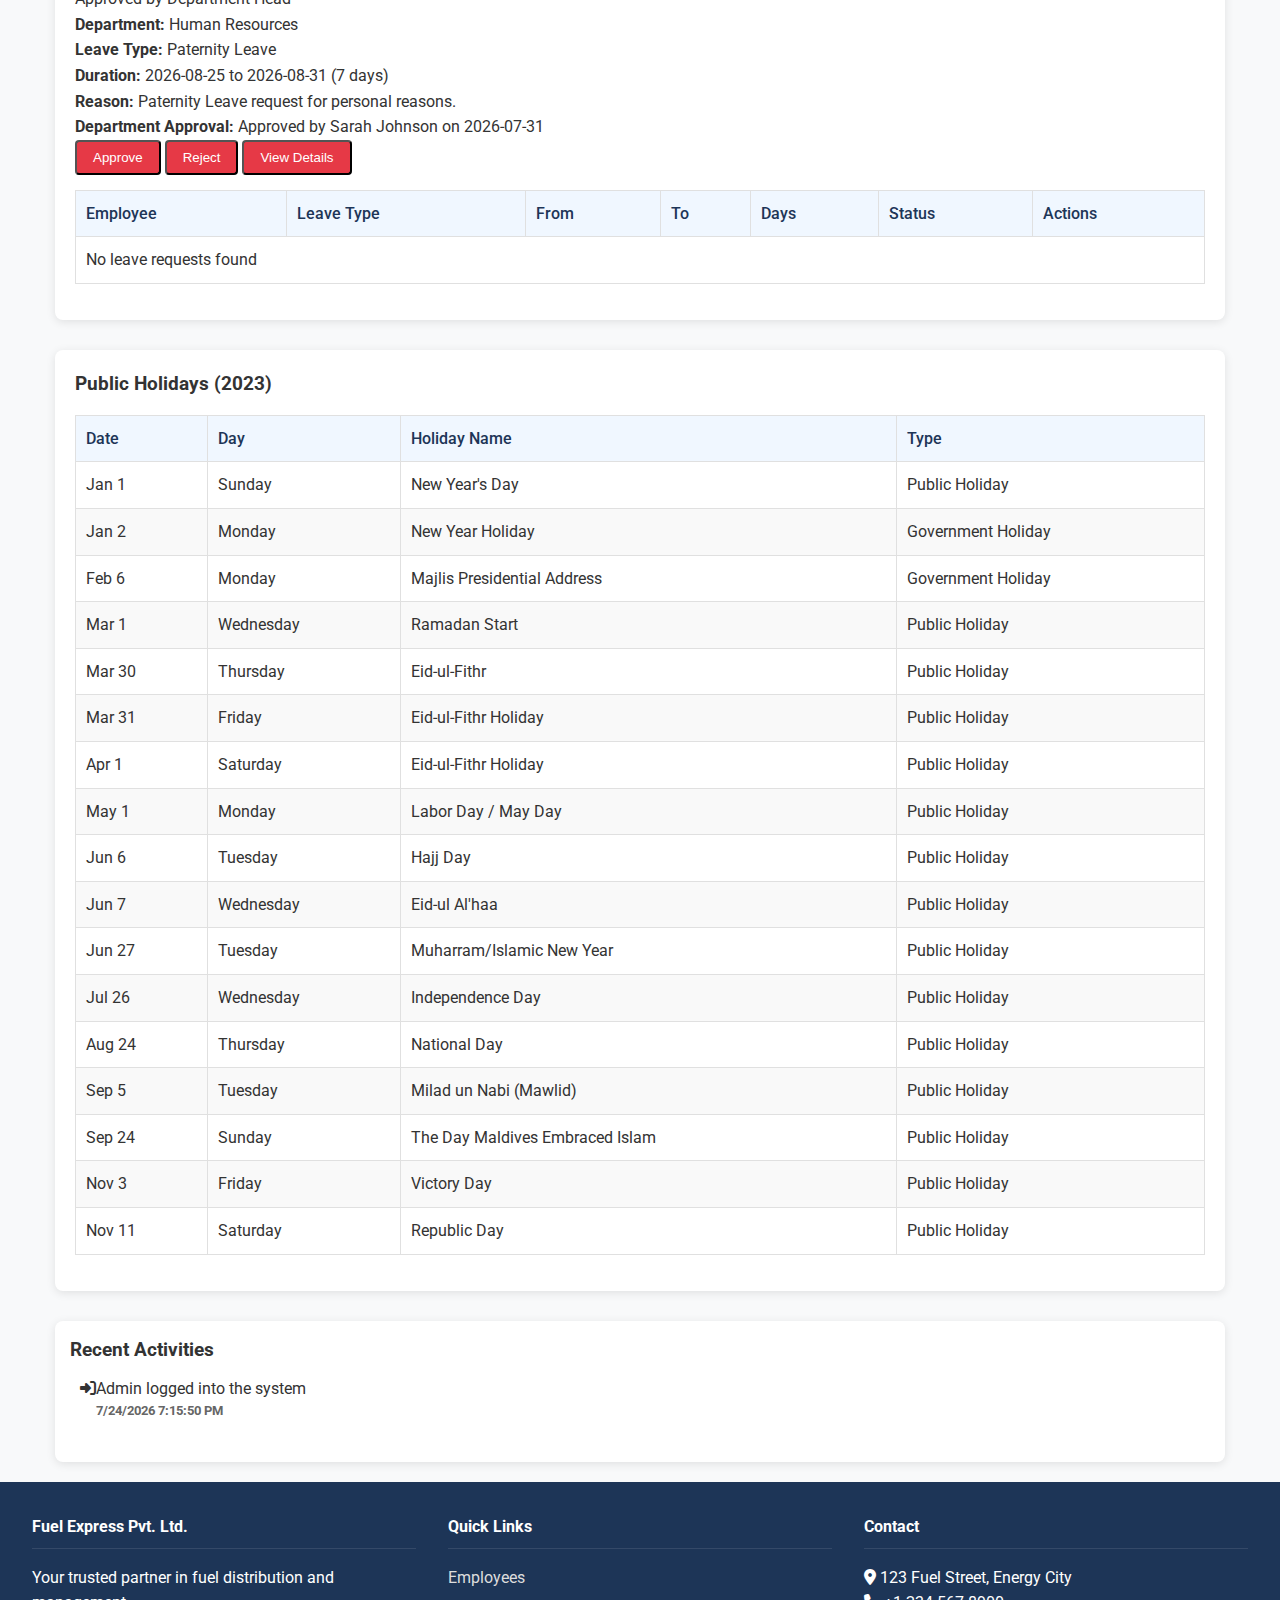
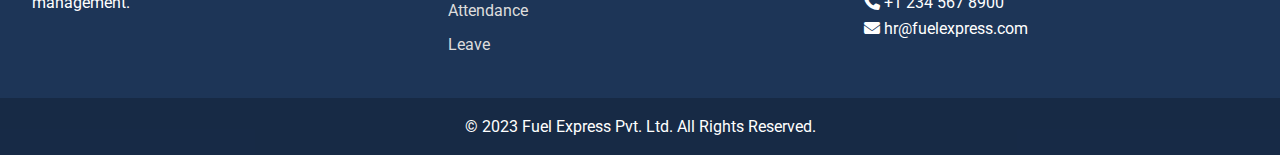
<file: pages/leave.html>
<!DOCTYPE html>
<html lang="en">
<head>
    <meta charset="UTF-8">
    <meta name="viewport" content="width=device-width, initial-scale=1.0">
    <title>Leave Management - Fuel Express</title>
    <link rel="stylesheet" href="../css/main.css">
    <link rel="stylesheet" href="../css/leave.css">
    <link rel="stylesheet" href="../css/leave-print.css">
    <link rel="stylesheet" href="../css/activities.css">
    <link href="https://fonts.googleapis.com/css2?family=Roboto:wght@300;400;500;700&display=swap" rel="stylesheet">
    <link rel="stylesheet" href="https://cdnjs.cloudflare.com/ajax/libs/font-awesome/6.4.0/css/all.min.css">
</head>
<body>
    <header>
        <div class="logo-container">
            <img src="../img/logo.png" alt="Fuel Express Logo" class="logo">
            <h1>Fuel Express Pvt. Ltd.</h1>
        </div>
        <nav>
            <ul>
                <li><a href="../index.html"><i class="fas fa-home"></i> Home</a></li>
                <li><a href="employee.html"><i class="fas fa-users"></i> Employees</a></li>
                <li><a href="attendance.html"><i class="fas fa-calendar-check"></i> Attendance</a></li>
                <li><a href="leave.html" class="active"><i class="fas fa-calendar-minus"></i> Leave</a></li>
                <li><a href="payroll.html"><i class="fas fa-money-bill-wave"></i> Payroll</a></li>
                <li><a href="recruitment.html"><i class="fas fa-user-plus"></i> Recruitment</a></li>
                <li><a href="reports.html"><i class="fas fa-chart-bar"></i> Reports</a></li>
                <li><a href="#" id="logout-btn"><i class="fas fa-sign-out-alt"></i> Logout</a></li>
            </ul>
        </nav>
    </header>

    <main class="container">
        <section class="leave-header">
            <h2>Leave Management</h2>
            <div class="leave-actions">
                <div class="employee-selector">
                    <label for="employee-select">Select Employee:</label>
                    <select id="employee-select">
                        <option value="">All Employees</option>
                        <!-- Employee options will be loaded dynamically -->
                    </select>
                </div>
                <button id="request-leave-btn" class="btn primary-btn"><i class="fas fa-plus"></i> Request Leave</button>
                <button id="manage-holidays-btn" class="btn secondary-btn"><i class="fas fa-calendar-alt"></i> Manage Holidays</button>
            </div>
        </section>

        <section class="leave-dashboard">
            <div class="leave-summary-cards">
                <div class="leave-card">
                    <div class="leave-card-header">
                        <i class="fas fa-umbrella-beach"></i>
                        <h3>Annual Leave</h3>
                    </div>
                    <div class="leave-card-body">
                        <div class="leave-balance">
                            <span id="annual-leave-used">0</span>/<span id="annual-leave-total">30</span>
                        </div>
                        <div class="leave-progress">
                            <div class="progress-bar" id="annual-leave-progress"></div>
                        </div>
                        <div class="leave-days-remaining">
                            <span id="annual-leave-remaining">30</span> days remaining
                        </div>
                        <div class="leave-note">
                            <small>30 days per year based on hire date</small>
                        </div>
                    </div>
                </div>
                <div class="leave-card">
                    <div class="leave-card-header">
                        <i class="fas fa-procedures"></i>
                        <h3>Sick Leave</h3>
                    </div>
                    <div class="leave-card-body">
                        <div class="leave-balance">
                            <span id="sick-leave-used">0</span>/<span id="sick-leave-total">30</span>
                        </div>
                        <div class="leave-progress">
                            <div class="progress-bar" id="sick-leave-progress"></div>
                        </div>
                        <div class="leave-days-remaining">
                            <span id="sick-leave-remaining">30</span> days remaining
                        </div>
                    </div>
                </div>
                <div class="leave-card">
                    <div class="leave-card-header">
                        <i class="fas fa-calendar-day"></i>
                        <h3>Off Days</h3>
                    </div>
                    <div class="leave-card-body">
                        <div class="leave-balance">
                            <span id="offdays-used">0</span>/<span id="offdays-total">4</span>
                        </div>
                        <div class="leave-progress">
                            <div class="progress-bar" id="offdays-progress"></div>
                        </div>
                        <div class="leave-days-remaining">
                            <span id="offdays-remaining">4</span> days per week
                        </div>
                        <div class="leave-note">
                            <small>Weekly 4 days off</small>
                        </div>
                    </div>
                </div>
                <div class="leave-card">
                    <div class="leave-card-header">
                        <i class="fas fa-flag"></i>
                        <h3>Public Holidays</h3>
                    </div>
                    <div class="leave-card-body">
                        <div class="leave-balance">
                            <span id="ph-used">0</span>/<span id="ph-total">0</span>
                        </div>
                        <div class="leave-progress">
                            <div class="progress-bar" id="ph-progress"></div>
                        </div>
                        <div class="leave-days-remaining">
                            <span id="ph-remaining">0</span> days remaining
                        </div>
                        <div class="leave-note">
                            <small>Based on actual public holidays</small>
                        </div>
                    </div>
                </div>
                <div class="leave-card">
                    <div class="leave-card-header">
                        <i class="fas fa-exclamation-circle"></i>
                        <h3>Emergency Leave</h3>
                    </div>
                    <div class="leave-card-body">
                        <div class="leave-balance">
                            <span id="emergency-leave-used">0</span>/<span id="emergency-leave-total">10</span>
                        </div>
                        <div class="leave-progress">
                            <div class="progress-bar" id="emergency-leave-progress"></div>
                        </div>
                        <div class="leave-days-remaining">
                            <span id="emergency-leave-remaining">10</span> days remaining
                        </div>
                    </div>
                </div>
                <div class="leave-card">
                    <div class="leave-card-header">
                        <i class="fas fa-users"></i>
                        <h3>Family Care</h3>
                    </div>
                    <div class="leave-card-body">
                        <div class="leave-balance">
                            <span id="family-leave-used">0</span>/<span id="family-leave-total">30</span>
                        </div>
                        <div class="leave-progress">
                            <div class="progress-bar" id="family-leave-progress"></div>
                        </div>
                        <div class="leave-days-remaining">
                            <span id="family-leave-remaining">30</span> days remaining
                        </div>
                    </div>
                </div>
            </div>
        </section>

        <section class="leave-calendar-section">
            <h3>Leave Calendar</h3>
            <div class="calendar-controls">
                <button id="prev-month" class="btn secondary-btn"><i class="fas fa-chevron-left"></i></button>
                <h4 id="current-month">January 2023</h4>
                <button id="next-month" class="btn secondary-btn"><i class="fas fa-chevron-right"></i></button>
            </div>
            <div id="leave-calendar" class="leave-calendar">
                <!-- Calendar will be generated here -->
            </div>
        </section>

        <section class="leave-requests-section">
            <h3>Leave Requests</h3>
            <div class="leave-requests-container" id="leave-requests-container">
                <!-- Leave requests will be loaded here -->
                <table class="leave-table">
                    <thead>
                        <tr>
                            <th>Employee</th>
                            <th>Leave Type</th>
                            <th>From</th>
                            <th>To</th>
                            <th>Days</th>
                            <th>Status</th>
                            <th>Actions</th>
                        </tr>
                    </thead>
                    <tbody id="leave-requests-table">
                        <!-- Leave requests will be loaded here -->
                    </tbody>
                </table>
            </div>
        </section>

        <section class="public-holidays-section">
            <h3>Public Holidays (2023)</h3>
            <div class="holidays-container">
                <table class="leave-table">
                    <thead>
                        <tr>
                            <th>Date</th>
                            <th>Day</th>
                            <th>Holiday Name</th>
                            <th>Type</th>
                        </tr>
                    </thead>
                    <tbody id="holidays-table">
                        <!-- Holidays will be loaded here -->
                    </tbody>
                </table>
            </div>
        </section>
        
        <div class="activity-container" id="recent-activities">
            <!-- Activities will be loaded here by JavaScript -->
        </div>
    </main>

    <!-- Leave Request Modal -->
    <div id="leave-request-modal" class="modal">
        <div class="modal-content">
            <span class="close-btn">&times;</span>
            <h3>Request Leave</h3>
            <form id="leave-request-form">
                <div class="form-row">
                    <div class="form-group">
                        <label for="leave-employee">Employee</label>
                        <select id="leave-employee" required>
                            <!-- Employee options will be loaded dynamically -->
                        </select>
                    </div>
                    <div class="form-group">
                        <label for="leave-type">Leave Type</label>
                        <select id="leave-type" required>
                            <option value="annual">Annual Leave</option>
                            <option value="sick">Sick Leave</option>
                            <option value="emergency">Emergency Leave</option>
                            <option value="family">Family Care</option>
                            <option value="offday">Off Day</option>
                            <option value="absent">Absent</option>
                        </select>
                    </div>
                </div>
                <div class="form-row">
                    <div class="form-group">
                        <label for="leave-start">Start Date</label>
                        <input type="date" id="leave-start" required>
                    </div>
                    <div class="form-group">
                        <label for="leave-end">End Date</label>
                        <input type="date" id="leave-end" required>
                    </div>
                </div>
                <div class="form-group">
                    <label for="leave-reason">Reason</label>
                    <textarea id="leave-reason" rows="3" required></textarea>
                </div>
                
                <!-- Conditional fields based on leave type -->
                <div id="sick-leave-fields" class="conditional-fields" style="display: none;">
                    <div class="form-group">
                        <label for="medical-document">Medical Document</label>
                        <input type="file" id="medical-document" accept=".pdf,.jpg,.jpeg,.png">
                    </div>
                </div>
                
                <div id="annual-leave-fields" class="conditional-fields" style="display: none;">
                    <div class="form-row">
                        <div class="form-group">
                            <label for="ticket-from">Ticket From</label>
                            <input type="text" id="ticket-from" placeholder="City/Country">
                        </div>
                        <div class="form-group">
                            <label for="ticket-to">Ticket To</label>
                            <input type="text" id="ticket-to" placeholder="City/Country">
                        </div>
                    </div>
                    <div class="form-group">
                        <label>Ticket Request</label>
                        <div class="checkbox-group">
                            <input type="checkbox" id="request-ticket">
                            <label for="request-ticket">Request Company Ticket</label>
                        </div>
                    </div>
                </div>
                
                <div class="form-group">
                    <label>Approval Workflow</label>
                    <div class="approval-workflow">
                        <div class="approval-step">
                            <span class="step-number">1</span>
                            <span class="step-name">Department Head</span>
                        </div>
                        <div class="approval-arrow"><i class="fas fa-arrow-right"></i></div>
                        <div class="approval-step">
                            <span class="step-number">2</span>
                            <span class="step-name">HR Manager</span>
                        </div>
                        <div class="approval-arrow"><i class="fas fa-arrow-right"></i></div>
                        <div class="approval-step">
                            <span class="step-number">3</span>
                            <span class="step-name">Final Approval</span>
                        </div>
                    </div>
                </div>
                
                <div class="form-actions">
                    <button type="submit" class="btn primary-btn">Submit Request</button>
                    <button type="button" class="btn secondary-btn" id="cancel-request">Cancel</button>
                    <button type="button" class="btn info-btn" id="preview-request" disabled>Preview & Print</button>
                </div>
            </form>
        </div>
    </div>

    <!-- Printable Leave Request Modal -->
    <div id="print-leave-modal" class="modal">
        <div class="modal-content print-modal-content">
            <span class="close-btn">&times;</span>
            <h3>Leave Request Form</h3>
            <div id="printable-leave-form" class="printable-form">
                <div class="company-header">
                    <img src="../img/logo.png" alt="Fuel Express Logo" class="print-logo">
                    <div class="company-info">
                        <h2>Fuel Express Pvt. Ltd.</h2>
                        <p>HR Management System</p>
                    </div>
                </div>
                
                <h3 class="form-title">EMPLOYEE LEAVE REQUEST</h3>
                
                <div class="form-section">
                    <div class="form-row">
                        <div class="form-field">
                            <label>Employee Name:</label>
                            <span id="print-employee-name"></span>
                        </div>
                        <div class="form-field">
                            <label>Employee ID:</label>
                            <span id="print-employee-id"></span>
                        </div>
                    </div>
                    <div class="form-row">
                        <div class="form-field">
                            <label>Department:</label>
                            <span id="print-department"></span>
                        </div>
                        <div class="form-field">
                            <label>Position:</label>
                            <span id="print-position"></span>
                        </div>
                    </div>
                </div>
                
                <div class="form-section">
                    <div class="form-row">
                        <div class="form-field">
                            <label>Leave Type:</label>
                            <span id="print-leave-type"></span>
                        </div>
                    </div>
                    <div class="form-row">
                        <div class="form-field">
                            <label>From Date:</label>
                            <span id="print-start-date"></span>
                        </div>
                        <div class="form-field">
                            <label>To Date:</label>
                            <span id="print-end-date"></span>
                        </div>
                    </div>
                    <div class="form-row">
                        <div class="form-field">
                            <label>Total Days:</label>
                            <span id="print-total-days"></span>
                        </div>
                    </div>
                </div>
                
                <div class="form-section">
                    <div class="form-row">
                        <div class="form-field full-width">
                            <label>Reason for Leave:</label>
                            <p id="print-reason" class="reason-text"></p>
                        </div>
                    </div>
                </div>
                
                <div class="form-section signatures">
                    <div class="signature-row">
                        <div class="signature-field">
                            <div class="signature-line"></div>
                            <label>Employee Signature</label>
                            <p>Date: <span id="print-current-date"></span></p>
                        </div>
                        <div class="signature-field">
                            <div class="signature-line"></div>
                            <label>Department Head Signature</label>
                            <p>Date: _______________</p>
                        </div>
                        <div class="signature-field">
                            <div class="signature-line"></div>
                            <label>HR Manager Signature</label>
                            <p>Date: _______________</p>
                        </div>
                    </div>
                </div>
                
                <div class="form-section approval-section">
                    <h4>Approval Status</h4>
                    <div class="approval-row">
                        <div class="approval-field">
                            <label>Department Head:</label>
                            <div class="approval-options">
                                <div class="approval-option">
                                    <input type="checkbox" disabled>
                                    <label>Approved</label>
                                </div>
                                <div class="approval-option">
                                    <input type="checkbox" disabled>
                                    <label>Rejected</label>
                                </div>
                            </div>
                        </div>
                        <div class="approval-field">
                            <label>HR Manager:</label>
                            <div class="approval-options">
                                <div class="approval-option">
                                    <input type="checkbox" disabled>
                                    <label>Approved</label>
                                </div>
                                <div class="approval-option">
                                    <input type="checkbox" disabled>
                                    <label>Rejected</label>
                                </div>
                            </div>
                        </div>
                    </div>
                </div>
                
                <div class="form-footer">
                    <p>This is an official document of Fuel Express Pvt. Ltd. HR Management System</p>
                    <p>Reference Number: <span id="print-reference"></span></p>
                </div>
            </div>
            
            <div class="form-actions print-actions">
                <button type="button" class="btn primary-btn" id="print-form-btn"><i class="fas fa-print"></i> Print Form</button>
                <button type="button" class="btn secondary-btn" id="close-print-modal">Close</button>
            </div>
        </div>
    </div>

    <!-- Holidays Management Modal -->
    <div id="holidays-modal" class="modal">
        <div class="modal-content">
            <span class="close-btn">&times;</span>
            <h3>Manage Public Holidays</h3>
            <form id="add-holiday-form">
                <div class="form-row">
                    <div class="form-group">
                        <label for="holiday-date">Date</label>
                        <input type="date" id="holiday-date" required>
                    </div>
                    <div class="form-group">
                        <label for="holiday-name">Holiday Name</label>
                        <input type="text" id="holiday-name" required>
                    </div>
                </div>
                <div class="form-row">
                    <div class="form-group">
                        <label for="holiday-type">Type</label>
                        <select id="holiday-type" required>
                            <option value="Public Holiday">Public Holiday</option>
                            <option value="Government Holiday">Government Holiday</option>
                            <option value="Bank Holiday">Bank Holiday</option>
                            <option value="Season">Season</option>
                        </select>
                    </div>
                </div>
                <div class="form-actions">
                    <button type="submit" class="btn primary-btn">Add Holiday</button>
                </div>
            </form>
            
            <div class="holidays-list-container">
                <h4>Current Holidays</h4>
                <table class="leave-table">
                    <thead>
                        <tr>
                            <th>Date</th>
                            <th>Holiday Name</th>
                            <th>Type</th>
                            <th>Actions</th>
                        </tr>
                    </thead>
                    <tbody id="holidays-management-table">
                        <!-- Holidays will be loaded here -->
                    </tbody>
                </table>
            </div>
        </div>
    </div>

    <footer>
        <div class="footer-content">
            <div class="footer-section">
                <h4>Fuel Express Pvt. Ltd.</h4>
                <p>Your trusted partner in fuel distribution and management.</p>
            </div>
            <div class="footer-section">
                <h4>Quick Links</h4>
                <ul>
                    <li><a href="employee.html">Employees</a></li>
                    <li><a href="attendance.html">Attendance</a></li>
                    <li><a href="leave.html">Leave</a></li>
                </ul>
            </div>
            <div class="footer-section">
                <h4>Contact</h4>
                <p><i class="fas fa-map-marker-alt"></i> 123 Fuel Street, Energy City</p>
                <p><i class="fas fa-phone"></i> +1 234 567 8900</p>
                <p><i class="fas fa-envelope"></i> hr@fuelexpress.com</p>
            </div>
        </div>
        <div class="footer-bottom">
            <p>&copy; 2023 Fuel Express Pvt. Ltd. All Rights Reserved.</p>
        </div>
    </footer>

    <script src="../js/session-manager.js"></script>
    <script>
        // Auto-login for direct dashboard access
        if (!localStorage.getItem('authToken')) {
            localStorage.setItem('authToken', 'admin');
        }
    </script>
    <script src="../data/employees.js"></script>
    <script src="../js/sample-data.js"></script>
    <script src="../js/leave-approval.js"></script>
    <script src="../js/leave.js"></script>
    <script src="../js/logout.js"></script>
    <script src="../js/activities.js"></script>
</body>
</html>
</file>
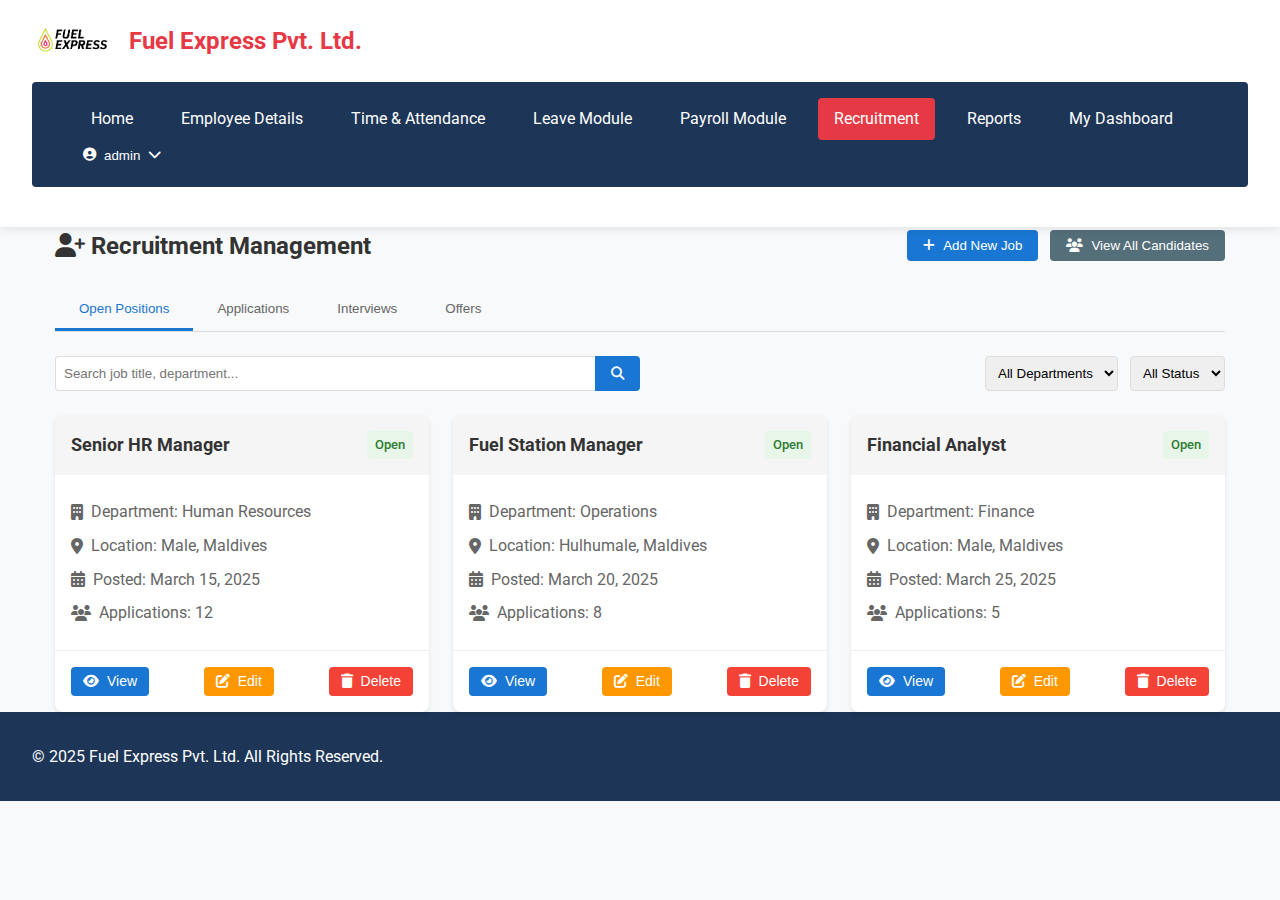
<file: pages/recruitment.html>
<!DOCTYPE html>
<html lang="en">
<head>
    <meta charset="UTF-8">
    <meta name="viewport" content="width=device-width, initial-scale=1.0">
    <title>Recruitment - Fuel Express HR Management</title>
    <link rel="stylesheet" href="../css/main.css">
    <link rel="stylesheet" href="../css/recruitment.css">
    <link href="https://fonts.googleapis.com/css2?family=Roboto:wght@300;400;500;700&display=swap" rel="stylesheet">
    <link rel="stylesheet" href="https://cdnjs.cloudflare.com/ajax/libs/font-awesome/6.4.0/css/all.min.css">
</head>
<body>
    <header>
        <div class="logo-container">
            <img src="../img/logo.png" alt="Fuel Express Logo" class="logo">
            <h1>Fuel Express Pvt. Ltd.</h1>
        </div>
        <nav>
            <ul>
                <li><a href="../dashboard.html">Home</a></li>
                <li><a href="employee.html">Employee Details</a></li>
                <li><a href="attendance.html">Time & Attendance</a></li>
                <li><a href="leave.html">Leave Module</a></li>
                <li><a href="payroll.html">Payroll Module</a></li>
                <li><a href="recruitment.html" class="active">Recruitment</a></li>
                <li><a href="reports.html">Reports</a></li>
                <li><a href="user-dashboard.html">My Dashboard</a></li>
                <li><a href="admin-dashboard.html" class="admin-only">Admin Panel</a></li>
            </ul>
            <div class="user-menu">
                <button id="user-profile-btn" class="user-profile-btn">
                    <i class="fas fa-user-circle"></i>
                    <span id="current-user-name">User</span>
                    <i class="fas fa-chevron-down"></i>
                </button>
                <div class="user-dropdown" id="user-dropdown">
                    <a href="user-dashboard.html"><i class="fas fa-user"></i> My Dashboard</a>
                    <a href="#" id="change-password-btn"><i class="fas fa-key"></i> Change Password</a>
                    <a href="#" id="logout-btn"><i class="fas fa-sign-out-alt"></i> Logout</a>
                </div>
            </div>
        </nav>
    </header>

    <div class="container">
        <div class="page-header">
            <h2><i class="fas fa-user-plus"></i> Recruitment Management</h2>
            <div class="header-actions">
                <button id="add-job-btn" class="btn primary"><i class="fas fa-plus"></i> Add New Job</button>
                <button id="view-candidates-btn" class="btn secondary"><i class="fas fa-users"></i> View All Candidates</button>
            </div>
        </div>

        <div class="recruitment-tabs">
            <button class="tab-btn active" data-tab="open-positions">Open Positions</button>
            <button class="tab-btn" data-tab="applications">Applications</button>
            <button class="tab-btn" data-tab="interviews">Interviews</button>
            <button class="tab-btn" data-tab="offers">Offers</button>
        </div>

        <div class="tab-content active" id="open-positions">
            <div class="search-filter">
                <div class="search-box">
                    <input type="text" id="job-search" placeholder="Search job title, department...">
                    <button><i class="fas fa-search"></i></button>
                </div>
                <div class="filter-options">
                    <select id="department-filter">
                        <option value="">All Departments</option>
                        <option value="it">IT</option>
                        <option value="hr">HR</option>
                        <option value="finance">Finance</option>
                        <option value="operations">Operations</option>
                        <option value="marketing">Marketing</option>
                    </select>
                    <select id="status-filter">
                        <option value="">All Status</option>
                        <option value="open">Open</option>
                        <option value="closed">Closed</option>
                        <option value="on-hold">On Hold</option>
                    </select>
                </div>
            </div>

            <div class="job-listings">
                <div class="job-card">
                    <div class="job-header">
                        <h3>Senior Software Developer</h3>
                        <span class="job-status open">Open</span>
                    </div>
                    <div class="job-details">
                        <p><i class="fas fa-building"></i> Department: IT</p>
                        <p><i class="fas fa-map-marker-alt"></i> Location: Headquarters</p>
                        <p><i class="fas fa-calendar-alt"></i> Posted: April 5, 2025</p>
                        <p><i class="fas fa-users"></i> Applications: 12</p>
                    </div>
                    <div class="job-actions">
                        <button class="btn view-job"><i class="fas fa-eye"></i> View</button>
                        <button class="btn edit-job"><i class="fas fa-edit"></i> Edit</button>
                        <button class="btn delete-job"><i class="fas fa-trash"></i> Delete</button>
                    </div>
                </div>

                <div class="job-card">
                    <div class="job-header">
                        <h3>HR Manager</h3>
                        <span class="job-status open">Open</span>
                    </div>
                    <div class="job-details">
                        <p><i class="fas fa-building"></i> Department: HR</p>
                        <p><i class="fas fa-map-marker-alt"></i> Location: Headquarters</p>
                        <p><i class="fas fa-calendar-alt"></i> Posted: April 2, 2025</p>
                        <p><i class="fas fa-users"></i> Applications: 8</p>
                    </div>
                    <div class="job-actions">
                        <button class="btn view-job"><i class="fas fa-eye"></i> View</button>
                        <button class="btn edit-job"><i class="fas fa-edit"></i> Edit</button>
                        <button class="btn delete-job"><i class="fas fa-trash"></i> Delete</button>
                    </div>
                </div>

                <div class="job-card">
                    <div class="job-header">
                        <h3>Financial Analyst</h3>
                        <span class="job-status on-hold">On Hold</span>
                    </div>
                    <div class="job-details">
                        <p><i class="fas fa-building"></i> Department: Finance</p>
                        <p><i class="fas fa-map-marker-alt"></i> Location: Branch Office</p>
                        <p><i class="fas fa-calendar-alt"></i> Posted: March 25, 2025</p>
                        <p><i class="fas fa-users"></i> Applications: 5</p>
                    </div>
                    <div class="job-actions">
                        <button class="btn view-job"><i class="fas fa-eye"></i> View</button>
                        <button class="btn edit-job"><i class="fas fa-edit"></i> Edit</button>
                        <button class="btn delete-job"><i class="fas fa-trash"></i> Delete</button>
                    </div>
                </div>
            </div>
        </div>

        <div class="tab-content" id="applications">
            <div class="search-filter">
                <div class="search-box">
                    <input type="text" id="application-search" placeholder="Search candidate name, job...">
                    <button><i class="fas fa-search"></i></button>
                </div>
                <div class="filter-options">
                    <select id="job-filter">
                        <option value="">All Jobs</option>
                        <option value="developer">Senior Software Developer</option>
                        <option value="hr-manager">HR Manager</option>
                        <option value="analyst">Financial Analyst</option>
                    </select>
                    <select id="application-status-filter">
                        <option value="">All Status</option>
                        <option value="new">New</option>
                        <option value="screening">Screening</option>
                        <option value="interview">Interview</option>
                        <option value="rejected">Rejected</option>
                    </select>
                </div>
            </div>

            <div class="application-list">
                <table>
                    <thead>
                        <tr>
                            <th>Name</th>
                            <th>Applied For</th>
                            <th>Date Applied</th>
                            <th>Status</th>
                            <th>Actions</th>
                        </tr>
                    </thead>
                    <tbody>
                        <tr>
                            <td>Sarah Johnson</td>
                            <td>Senior Software Developer</td>
                            <td>April 8, 2025</td>
                            <td><span class="status new">New</span></td>
                            <td>
                                <button class="btn-icon view-application"><i class="fas fa-eye"></i></button>
                                <button class="btn-icon schedule-interview"><i class="fas fa-calendar-plus"></i></button>
                                <button class="btn-icon reject-application"><i class="fas fa-times-circle"></i></button>
                            </td>
                        </tr>
                        <tr>
                            <td>Michael Chen</td>
                            <td>Senior Software Developer</td>
                            <td>April 7, 2025</td>
                            <td><span class="status screening">Screening</span></td>
                            <td>
                                <button class="btn-icon view-application"><i class="fas fa-eye"></i></button>
                                <button class="btn-icon schedule-interview"><i class="fas fa-calendar-plus"></i></button>
                                <button class="btn-icon reject-application"><i class="fas fa-times-circle"></i></button>
                            </td>
                        </tr>
                        <tr>
                            <td>Emily Rodriguez</td>
                            <td>HR Manager</td>
                            <td>April 5, 2025</td>
                            <td><span class="status interview">Interview</span></td>
                            <td>
                                <button class="btn-icon view-application"><i class="fas fa-eye"></i></button>
                                <button class="btn-icon schedule-interview"><i class="fas fa-calendar-plus"></i></button>
                                <button class="btn-icon reject-application"><i class="fas fa-times-circle"></i></button>
                            </td>
                        </tr>
                    </tbody>
                </table>
            </div>
        </div>

        <div class="tab-content" id="interviews">
            <div class="calendar-view">
                <div class="calendar-header">
                    <button id="prev-month"><i class="fas fa-chevron-left"></i></button>
                    <h3 id="current-month">April 2025</h3>
                    <button id="next-month"><i class="fas fa-chevron-right"></i></button>
                </div>
                <div class="calendar-grid">
                    <div class="calendar-day-header">Sun</div>
                    <div class="calendar-day-header">Mon</div>
                    <div class="calendar-day-header">Tue</div>
                    <div class="calendar-day-header">Wed</div>
                    <div class="calendar-day-header">Thu</div>
                    <div class="calendar-day-header">Fri</div>
                    <div class="calendar-day-header">Sat</div>
                    
                    <!-- Calendar days will be generated by JavaScript -->
                    <div class="calendar-day empty"></div>
                    <div class="calendar-day">1</div>
                    <div class="calendar-day">2</div>
                    <div class="calendar-day">3</div>
                    <div class="calendar-day">4</div>
                    <div class="calendar-day">5</div>
                    <div class="calendar-day">6</div>
                    <div class="calendar-day">7</div>
                    <div class="calendar-day">8</div>
                    <div class="calendar-day">9</div>
                    <div class="calendar-day">10</div>
                    <div class="calendar-day">11</div>
                    <div class="calendar-day has-events">12
                        <div class="event">Emily R. - HR Manager (10:00 AM)</div>
                    </div>
                    <div class="calendar-day">13</div>
                    <div class="calendar-day">14</div>
                    <div class="calendar-day has-events">15
                        <div class="event">Michael C. - Sr. Developer (2:00 PM)</div>
                    </div>
                    <div class="calendar-day">16</div>
                    <div class="calendar-day">17</div>
                    <div class="calendar-day">18</div>
                    <div class="calendar-day">19</div>
                    <div class="calendar-day">20</div>
                    <div class="calendar-day">21</div>
                    <div class="calendar-day">22</div>
                    <div class="calendar-day">23</div>
                    <div class="calendar-day">24</div>
                    <div class="calendar-day">25</div>
                    <div class="calendar-day">26</div>
                    <div class="calendar-day">27</div>
                    <div class="calendar-day">28</div>
                    <div class="calendar-day">29</div>
                    <div class="calendar-day">30</div>
                </div>
            </div>
            
            <div class="upcoming-interviews">
                <h3>Upcoming Interviews</h3>
                <div class="interview-list">
                    <div class="interview-item">
                        <div class="interview-date">
                            <div class="date-day">12</div>
                            <div class="date-month">APR</div>
                        </div>
                        <div class="interview-details">
                            <h4>Emily Rodriguez - HR Manager</h4>
                            <p><i class="fas fa-clock"></i> 10:00 AM - 11:00 AM</p>
                            <p><i class="fas fa-user"></i> Interviewer: John Smith</p>
                            <p><i class="fas fa-map-marker-alt"></i> Conference Room A</p>
                        </div>
                        <div class="interview-actions">
                            <button class="btn reschedule-interview"><i class="fas fa-calendar-alt"></i> Reschedule</button>
                            <button class="btn cancel-interview"><i class="fas fa-times"></i> Cancel</button>
                        </div>
                    </div>
                    
                    <div class="interview-item">
                        <div class="interview-date">
                            <div class="date-day">15</div>
                            <div class="date-month">APR</div>
                        </div>
                        <div class="interview-details">
                            <h4>Michael Chen - Senior Software Developer</h4>
                            <p><i class="fas fa-clock"></i> 2:00 PM - 3:30 PM</p>
                            <p><i class="fas fa-user"></i> Interviewer: David Wilson</p>
                            <p><i class="fas fa-map-marker-alt"></i> Conference Room B</p>
                        </div>
                        <div class="interview-actions">
                            <button class="btn reschedule-interview"><i class="fas fa-calendar-alt"></i> Reschedule</button>
                            <button class="btn cancel-interview"><i class="fas fa-times"></i> Cancel</button>
                        </div>
                    </div>
                </div>
            </div>
        </div>

        <div class="tab-content" id="offers">
            <div class="offers-list">
                <div class="offer-card">
                    <div class="offer-header">
                        <h3>Robert Anderson</h3>
                        <span class="offer-status pending">Pending</span>
                    </div>
                    <div class="offer-details">
                        <p><i class="fas fa-briefcase"></i> Position: Senior Software Developer</p>
                        <p><i class="fas fa-calendar-alt"></i> Offer Date: April 5, 2025</p>
                        <p><i class="fas fa-calendar-check"></i> Response Due: April 12, 2025</p>
                        <p><i class="fas fa-money-bill-wave"></i> Salary: $95,000/year</p>
                    </div>
                    <div class="offer-actions">
                        <button class="btn view-offer"><i class="fas fa-eye"></i> View Details</button>
                        <button class="btn edit-offer"><i class="fas fa-edit"></i> Edit</button>
                        <button class="btn send-reminder"><i class="fas fa-bell"></i> Send Reminder</button>
                    </div>
                </div>
                
                <div class="offer-card">
                    <div class="offer-header">
                        <h3>Jessica Martinez</h3>
                        <span class="offer-status accepted">Accepted</span>
                    </div>
                    <div class="offer-details">
                        <p><i class="fas fa-briefcase"></i> Position: HR Manager</p>
                        <p><i class="fas fa-calendar-alt"></i> Offer Date: March 28, 2025</p>
                        <p><i class="fas fa-calendar-check"></i> Accepted: April 2, 2025</p>
                        <p><i class="fas fa-calendar-day"></i> Start Date: May 1, 2025</p>
                    </div>
                    <div class="offer-actions">
                        <button class="btn view-offer"><i class="fas fa-eye"></i> View Details</button>
                        <button class="btn onboarding"><i class="fas fa-user-plus"></i> Start Onboarding</button>
                    </div>
                </div>
                
                <div class="offer-card">
                    <div class="offer-header">
                        <h3>Thomas Lee</h3>
                        <span class="offer-status declined">Declined</span>
                    </div>
                    <div class="offer-details">
                        <p><i class="fas fa-briefcase"></i> Position: Financial Analyst</p>
                        <p><i class="fas fa-calendar-alt"></i> Offer Date: March 20, 2025</p>
                        <p><i class="fas fa-calendar-times"></i> Declined: March 27, 2025</p>
                        <p><i class="fas fa-comment"></i> Reason: Accepted another offer</p>
                    </div>
                    <div class="offer-actions">
                        <button class="btn view-offer"><i class="fas fa-eye"></i> View Details</button>
                        <button class="btn archive-offer"><i class="fas fa-archive"></i> Archive</button>
                    </div>
                </div>
            </div>
        </div>
    </div>

    <footer>
        <div class="footer-content">
            <p>&copy; 2025 Fuel Express Pvt. Ltd. All Rights Reserved.</p>
        </div>
    </footer>

    <script src="../js/session-manager.js"></script>
    <script>
        // Auto-login for direct dashboard access
        if (!localStorage.getItem('authToken')) {
            localStorage.setItem('authToken', 'admin');
        }
    </script>
    <script src="../data/employees.js"></script>
    <script src="../js/sample-data.js"></script>
    <script src="../js/recruitment-utils.js"></script>
    <script src="../js/recruitment-workflow.js"></script>
    <script src="../js/recruitment.js"></script>
    <script src="../js/recruitment-fix.js"></script>
    <script src="../js/logout.js"></script>
</body>
</html>
</file>
<file: css/main.css>
/* Main CSS for Fuel Express HR Management System */
:root {
    --primary-color: #e63946; /* Red */
    --secondary-color: #1d3557; /* Dark Blue */
    --light-color: #f1faee;
    --dark-color: #1d3557;
    --success-color: #2a9d8f;
    --warning-color: #e9c46a;
    --danger-color: #e76f51;
    --border-radius: 4px;
    --box-shadow: 0 2px 10px rgba(0, 0, 0, 0.1);
}

* {
    margin: 0;
    padding: 0;
    box-sizing: border-box;
}

body {
    font-family: 'Roboto', sans-serif;
    line-height: 1.6;
    color: #333;
    background-color: #f8f9fa;
}

a {
    text-decoration: none;
    color: var(--primary-color);
}

ul {
    list-style: none;
}

.container {
    max-width: 1200px;
    margin: 0 auto;
    padding: 0 15px;
}

/* Header Styles */
header {
    background-color: white;
    box-shadow: var(--box-shadow);
    padding: 1rem 2rem;
    position: sticky;
    top: 0;
    z-index: 1000;
}

.logo-container {
    display: flex;
    align-items: center;
    margin-bottom: 1rem;
}

.logo {
    height: 50px;
    margin-right: 1rem;
}

.logo-container h1 {
    color: var(--primary-color);
    font-size: 1.5rem;
}

.main-nav ul {
    display: flex;
    flex-wrap: wrap;
}

.main-nav li {
    margin-right: 1rem;
}

.main-nav a {
    display: flex;
    align-items: center;
    padding: 0.5rem 1rem;
    color: var(--dark-color);
    border-radius: var(--border-radius);
    transition: all 0.3s ease;
}

.main-nav a i {
    margin-right: 0.5rem;
}

.main-nav a:hover, .main-nav a.active {
    background-color: var(--primary-color);
    color: white;
}

/* Main Content */
main {
    padding: 2rem;
}

.dashboard h2 {
    margin-bottom: 2rem;
    color: var(--secondary-color);
    text-align: center;
}

.dashboard-cards {
    display: grid;
    grid-template-columns: repeat(auto-fit, minmax(250px, 1fr));
    gap: 2rem;
    margin-bottom: 2rem;
}

.card {
    background-color: white;
    border-radius: var(--border-radius);
    box-shadow: var(--box-shadow);
    padding: 1.5rem;
    text-align: center;
    transition: transform 0.3s ease;
}

.card:hover {
    transform: translateY(-5px);
}

.card i {
    font-size: 2.5rem;
    color: var(--primary-color);
    margin-bottom: 1rem;
}

.card h3 {
    margin-bottom: 0.5rem;
    color: var(--secondary-color);
}

.card p {
    font-size: 1.5rem;
    font-weight: bold;
    margin-bottom: 1rem;
}

.btn {
    display: inline-block;
    background-color: var(--primary-color);
    color: white;
    padding: 0.5rem 1rem;
    border-radius: var(--border-radius);
    transition: background-color 0.3s ease;
}

.btn:hover {
    background-color: #c1121f;
}

.quick-stats {
    display: grid;
    grid-template-columns: repeat(auto-fit, minmax(300px, 1fr));
    gap: 2rem;
}

.stat-box {
    background-color: white;
    border-radius: var(--border-radius);
    box-shadow: var(--box-shadow);
    padding: 1.5rem;
}

.stat-box h3 {
    margin-bottom: 1rem;
    color: var(--secondary-color);
    border-bottom: 1px solid #eee;
    padding-bottom: 0.5rem;
}

.chart-container {
    height: 250px;
    display: flex;
    justify-content: center;
    align-items: center;
}

.activity-list li {
    margin-bottom: 0.8rem;
    padding-bottom: 0.8rem;
    border-bottom: 1px solid #eee;
}

.activity-list li:last-child {
    border-bottom: none;
}

.time {
    font-weight: bold;
    color: var(--primary-color);
    margin-right: 0.5rem;
}

/* Footer Styles */
footer {
    background-color: var(--secondary-color);
    color: white;
    padding: 2rem 0 0;
}

.footer-content {
    display: grid;
    grid-template-columns: repeat(auto-fit, minmax(200px, 1fr));
    gap: 2rem;
    padding: 0 2rem 2rem;
}

.footer-section h4 {
    margin-bottom: 1rem;
    border-bottom: 1px solid rgba(255, 255, 255, 0.1);
    padding-bottom: 0.5rem;
}

.footer-section ul li {
    margin-bottom: 0.5rem;
}

.footer-section a {
    color: #ddd;
}

.footer-section a:hover {
    color: white;
}

.footer-bottom {
    background-color: rgba(0, 0, 0, 0.2);
    padding: 1rem 0;
    text-align: center;
}

/* Responsive Design */
@media (max-width: 768px) {
    .main-nav ul {
        flex-direction: column;
    }
    
    .main-nav li {
        margin-right: 0;
        margin-bottom: 0.5rem;
    }
    
    .dashboard-cards, .quick-stats {
        grid-template-columns: 1fr;
    }
}

/* Form Styles */
.form-group {
    margin-bottom: 1rem;
}

.form-group label {
    display: block;
    margin-bottom: 0.5rem;
    font-weight: 500;
}

.form-control {
    width: 100%;
    padding: 0.5rem;
    border: 1px solid #ddd;
    border-radius: var(--border-radius);
}

.form-control:focus {
    outline: none;
    border-color: var(--primary-color);
}

/* Table Styles */
.table-container {
    overflow-x: auto;
}

table {
    width: 100%;
    border-collapse: collapse;
    margin-bottom: 1rem;
}

th, td {
    padding: 0.75rem;
    text-align: left;
    border-bottom: 1px solid #ddd;
}

th {
    background-color: var(--light-color);
    color: var(--dark-color);
    font-weight: 500;
}

tr:hover {
    background-color: rgba(0, 0, 0, 0.02);
}

/* Navigation Styles */
nav {
    background-color: var(--secondary-color);
    padding: 1rem;
    border-radius: var(--border-radius);
    margin-bottom: 1.5rem;
}

nav ul {
    display: flex;
    justify-content: center;
    flex-wrap: wrap;
    gap: 1rem;
    list-style: none;
    margin: 0;
    padding: 0;
}

nav li {
    margin: 0;
}

nav a {
    color: white;
    text-decoration: none;
    padding: 0.5rem 1rem;
    border-radius: var(--border-radius);
    transition: all 0.3s ease;
    display: flex;
    align-items: center;
}

nav a i {
    margin-right: 0.5rem;
}

nav a:hover, nav a.active {
    background-color: var(--primary-color);
}

/* Logo container in header */
.logo-container {
    display: flex;
    align-items: center;
    margin-bottom: 1rem;
}

.logo {
    height: 50px;
    margin-right: 1rem;
}

/* Responsive navigation */
@media (max-width: 768px) {
    nav ul {
        flex-direction: column;
        align-items: center;
    }
    
    nav li {
        width: 100%;
        text-align: center;
    }
    
    nav a {
        justify-content: center;
    }
}

.admin-only {
    display: none;
}

/* Add this if not already present */
.user-menu {
    position: relative;
    margin-left: 20px;
}

.user-profile-btn {
    background: none;
    border: none;
    color: white;
    padding: 8px 15px;
    display: flex;
    align-items: center;
    gap: 8px;
    cursor: pointer;
}

.user-dropdown {
    position: absolute;
    top: 100%;
    right: 0;
    background: white;
    box-shadow: 0 2px 10px rgba(0,0,0,0.1);
    border-radius: 4px;
    min-width: 200px;
    display: none;
    z-index: 1000;
}

.user-dropdown.active {
    display: block;
}

.user-dropdown a {
    display: flex;
    align-items: center;
    gap: 10px;
    padding: 12px 15px;
    color: #333;
    text-decoration: none;
}

.user-dropdown a:hover {
    background: #f5f5f5;
}
</file>
<file: css/login.css>
.login-overlay {
    position: fixed;
    top: 0;
    left: 0;
    width: 100%;
    height: 100%;
    background-color: rgba(0, 0, 0, 0.8);
    display: flex;
    justify-content: center;
    align-items: center;
    z-index: 1000;
}

.login-container {
    background-color: #fff;
    border-radius: 8px;
    width: 400px;
    max-width: 90%;
    box-shadow: 0 5px 15px rgba(0, 0, 0, 0.3);
    overflow: hidden;
}

.login-tabs {
    display: flex;
    border-bottom: 1px solid #ddd;
}

.login-tab {
    flex: 1;
    padding: 15px;
    background: none;
    border: none;
    cursor: pointer;
    font-size: 16px;
    font-weight: 500;
    transition: all 0.3s;
}

.login-tab.active {
    background-color: #f8f9fa;
    border-bottom: 3px solid #4CAF50;
    color: #4CAF50;
}

.login-form {
    padding: 20px;
    display: none;
}

.login-form.active {
    display: block;
}

.login-form h2 {
    margin-top: 0;
    margin-bottom: 20px;
    color: #333;
    text-align: center;
}

.form-group {
    margin-bottom: 15px;
}

.form-group label {
    display: block;
    margin-bottom: 5px;
    font-weight: 500;
    color: #555;
}

.form-group input {
    width: 100%;
    padding: 10px;
    border: 1px solid #ddd;
    border-radius: 4px;
    font-size: 14px;
}

.login-button {
    width: 100%;
    padding: 12px;
    background-color: #4CAF50;
    color: white;
    border: none;
    border-radius: 4px;
    font-size: 16px;
    font-weight: 500;
    cursor: pointer;
    transition: background-color 0.3s;
}

.login-button:hover {
    background-color: #45a049;
}

.form-footer {
    text-align: center;
    margin-top: 15px;
}

.form-footer a {
    color: #4CAF50;
    text-decoration: none;
}

.form-footer a:hover {
    text-decoration: underline;
}

.error-message {
    color: #f44336;
    font-size: 14px;
    margin-top: 5px;
    display: none;
}

.success-message {
    color: #4CAF50;
    font-size: 14px;
    margin-top: 5px;
    display: none;
}

/* Standalone Login Page Styles */
.login-page {
    background-color: #f5f5f5;
    min-height: 100vh;
    display: flex;
    flex-direction: column;
    margin: 0;
}

.login-page-container {
    display: flex;
    flex-direction: column;
    align-items: center;
    justify-content: center;
    flex: 1;
    padding: 20px;
}

.login-branding {
    text-align: center;
    margin-bottom: 30px;
}

.login-logo {
    width: 80px;
    height: 80px;
    margin-bottom: 15px;
}

.login-branding h1 {
    margin: 0;
    color: #333;
    font-size: 28px;
}

.login-branding p {
    margin: 5px 0 0;
    color: #666;
    font-size: 16px;
}

.login-footer {
    text-align: center;
    padding: 15px;
    background-color: #fff;
    color: #666;
    font-size: 14px;
    box-shadow: 0 -1px 5px rgba(0,0,0,0.1);
}

@media (min-width: 768px) {
    .login-page-container {
        flex-direction: row;
        align-items: stretch;
        max-width: 900px;
        margin: 0 auto;
    }
    
    .login-branding {
        flex: 1;
        display: flex;
        flex-direction: column;
        justify-content: center;
        margin-bottom: 0;
        margin-right: 30px;
    }
    
    .login-container {
        flex: 1;
    }
}
</file>
<file: css/admin.css>
/* Admin Dashboard Styles */

/* Header and Stats */
.admin-header {
    margin-bottom: 2rem;
}

.admin-header h2 {
    display: flex;
    align-items: center;
    gap: 0.5rem;
    margin-bottom: 1.5rem;
    color: #333;
}

.admin-stats {
    display: grid;
    grid-template-columns: repeat(4, 1fr);
    gap: 1.5rem;
    margin-bottom: 2rem;
}

.stat-card {
    background: #fff;
    border-radius: 8px;
    padding: 1.25rem;
    box-shadow: 0 2px 8px rgba(0, 0, 0, 0.1);
    display: flex;
    align-items: center;
    gap: 1rem;
    transition: transform 0.2s, box-shadow 0.2s;
}

.stat-card:hover {
    transform: translateY(-3px);
    box-shadow: 0 4px 12px rgba(0, 0, 0, 0.15);
}

.stat-card i {
    font-size: 2rem;
    color: #1976d2;
    background: rgba(25, 118, 210, 0.1);
    width: 60px;
    height: 60px;
    display: flex;
    align-items: center;
    justify-content: center;
    border-radius: 50%;
}

.stat-info h3 {
    font-size: 0.9rem;
    color: #666;
    margin-bottom: 0.25rem;
}

.stat-info p {
    font-size: 1.5rem;
    font-weight: 700;
    color: #333;
    margin: 0;
}

/* Tabs */
.admin-tabs {
    display: flex;
    gap: 0.5rem;
    margin-bottom: 1.5rem;
    border-bottom: 1px solid #ddd;
    padding-bottom: 0.5rem;
}

.tab-btn {
    background: transparent;
    border: none;
    padding: 0.75rem 1.25rem;
    font-size: 1rem;
    font-weight: 500;
    color: #666;
    cursor: pointer;
    display: flex;
    align-items: center;
    gap: 0.5rem;
    border-radius: 4px 4px 0 0;
    transition: background-color 0.2s, color 0.2s;
}

.tab-btn:hover {
    background: #f5f5f5;
    color: #333;
}

.tab-btn.active {
    color: #1976d2;
    border-bottom: 3px solid #1976d2;
    background: rgba(25, 118, 210, 0.05);
}

.tab-content {
    display: none;
}

.tab-content.active {
    display: block;
}

/* Grid Layout */
.admin-grid {
    display: grid;
    grid-template-columns: 3fr 2fr;
    gap: 1.5rem;
    margin-bottom: 2rem;
}

/* Panels */
.admin-panel {
    background: #fff;
    border-radius: 8px;
    box-shadow: 0 2px 8px rgba(0, 0, 0, 0.1);
    overflow: hidden;
    margin-bottom: 1.5rem;
}

.panel-header {
    padding: 1.25rem;
    border-bottom: 1px solid #eee;
    display: flex;
    align-items: center;
    justify-content: space-between;
}

.panel-header h3 {
    display: flex;
    align-items: center;
    gap: 0.5rem;
    margin: 0;
    color: #333;
    font-size: 1.1rem;
}

.panel-header i {
    color: #1976d2;
}

/* Search and Filters */
.search-bar {
    display: flex;
    gap: 0.5rem;
}

.search-bar input {
    flex: 1;
    padding: 0.5rem 1rem;
    border: 1px solid #ddd;
    border-radius: 4px;
    font-size: 0.9rem;
}

.search-bar button {
    background: #1976d2;
    color: white;
    border: none;
    border-radius: 4px;
    width: 40px;
    cursor: pointer;
    display: flex;
    align-items: center;
    justify-content: center;
}

.filter-options {
    padding: 1rem 1.25rem;
    background: #f8f9fa;
    border-bottom: 1px solid #eee;
    display: flex;
    align-items: center;
    gap: 1rem;
    flex-wrap: wrap;
}

.filter-options label {
    font-weight: 500;
    color: #555;
}

.filter-options select {
    padding: 0.4rem 0.75rem;
    border: 1px solid #ddd;
    border-radius: 4px;
    background: white;
}

/* User Table */
.user-list-container {
    padding: 0 1.25rem;
    overflow-x: auto;
}

.user-table {
    width: 100%;
    border-collapse: collapse;
    margin: 1rem 0;
}

.user-table th,
.user-table td {
    padding: 0.75rem 0.5rem;
    text-align: left;
    border-bottom: 1px solid #eee;
}

.user-table th {
    background: #f8f9fa;
    font-weight: 600;
    color: #555;
}

.user-table tbody tr:hover {
    background: #f5f5f5;
}

.user-table .status {
    display: inline-block;
    padding: 0.25rem 0.5rem;
    border-radius: 50px;
    font-size: 0.8rem;
    font-weight: 500;
}

.user-table .status.active {
    background: rgba(40, 167, 69, 0.1);
    color: #28a745;
}

.user-table .status.inactive {
    background: rgba(108, 117, 125, 0.1);
    color: #6c757d;
}

.user-table .actions {
    display: flex;
    gap: 0.5rem;
}

.user-table .action-btn {
    background: none;
    border: none;
    font-size: 1rem;
    cursor: pointer;
    color: #666;
    width: 30px;
    height: 30px;
    display: flex;
    align-items: center;
    justify-content: center;
    border-radius: 4px;
}

.user-table .action-btn:hover {
    background: #f0f0f0;
    color: #333;
}

.user-table .action-btn.edit {
    color: #1976d2;
}

.user-table .action-btn.delete {
    color: #dc3545;
}

/* Pagination */
.pagination {
    display: flex;
    align-items: center;
    justify-content: center;
    gap: 1rem;
    padding: 1rem;
    border-top: 1px solid #eee;
}

/* User Details */
.user-details {
    padding: 1.25rem;
}

.user-details.hidden {
    display: none;
}

.user-info {
    display: flex;
    gap: 1.5rem;
    margin: 1.5rem 0;
}

.user-avatar {
    font-size: 4rem;
    color: #1976d2;
    background: rgba(25, 118, 210, 0.1);
    width: 100px;
    height: 100px;
    display: flex;
    align-items: center;
    justify-content: center;
    border-radius: 50%;
}

.user-data p {
    margin: 0.5rem 0;
    color: #555;
}

.user-data strong {
    color: #333;
    display: inline-block;
    width: 120px;
}

.user-actions {
    display: flex;
    gap: 1rem;
    margin-top: 1.5rem;
}

/* Forms */
.form-container {
    padding: 1.25rem;
    background: #f8f9fa;
    border-radius: 4px;
}

.form-container.hidden {
    display: none;
}

.form-group {
    margin-bottom: 1.25rem;
}

.form-row {
    display: grid;
    grid-template-columns: 1fr 1fr;
    gap: 1rem;
}

.form-group label {
    display: block;
    margin-bottom: 0.5rem;
    font-weight: 500;
    color: #444;
}

.form-group input,
.form-group select,
.form-group textarea {
    width: 100%;
    padding: 0.6rem 0.75rem;
    border: 1px solid #ddd;
    border-radius: 4px;
    font-size: 0.95rem;
    transition: border-color 0.2s;
}

.form-group input:focus,
.form-group select:focus,
.form-group textarea:focus {
    border-color: #1976d2;
    outline: none;
    box-shadow: 0 0 0 3px rgba(25, 118, 210, 0.1);
}

.password-input {
    position: relative;
}

.toggle-password {
    position: absolute;
    right: 10px;
    top: 50%;
    transform: translateY(-50%);
    background: none;
    border: none;
    color: #666;
    cursor: pointer;
}

.checkbox-group {
    display: grid;
    grid-template-columns: repeat(auto-fill, minmax(180px, 1fr));
    gap: 0.75rem;
    margin-top: 0.5rem;
}

.checkbox-label {
    display: flex;
    align-items: center;
    gap: 0.5rem;
    cursor: pointer;
}

.form-actions {
    display: flex;
    justify-content: flex-end;
    gap: 1rem;
    margin-top: 1.5rem;
}

/* Buttons */
.btn {
    padding: 0.6rem 1.25rem;
    border: none;
    border-radius: 4px;
    cursor: pointer;
    font-weight: 500;
    display: inline-flex;
    align-items: center;
    gap: 0.5rem;
    transition: background-color 0.2s, transform 0.1s;
}

.btn:active {
    transform: translateY(1px);
}

.btn.primary {
    background: #1976d2;
    color: white;
}

.btn.secondary {
    background: #6c757d;
    color: white;
}

.btn.danger {
    background: #dc3545;
    color: white;
}

.btn.warning {
    background: #ffc107;
    color: #212529;
}

.btn.small {
    padding: 0.35rem 0.75rem;
    font-size: 0.85rem;
}

.btn:disabled {
    opacity: 0.6;
    cursor: not-allowed;
}

/* Permissions Table */
.permissions-table-container {
    padding: 0 1.25rem;
    overflow-x: auto;
}

.permissions-table {
    width: 100%;
    border-collapse: collapse;
    margin: 1rem 0;
}

.permissions-table th,
.permissions-table td {
    padding: 0.75rem;
    text-align: left;
    border-bottom: 1px solid #eee;
}

.permissions-table th {
    background: #f8f9fa;
    font-weight: 600;
    color: #555;
}

/* Activity Log */
.filter-controls {
    display: flex;
    flex-wrap: wrap;
    gap: 1rem;
    align-items: center;
}

.date-range {
    display: flex;
    align-items: center;
    gap: 0.5rem;
}

.activity-log-container {
    padding: 0 1.25rem;
    overflow-x: auto;
}

.activity-table {
    width: 100%;
    border-collapse: collapse;
    margin: 1rem 0;
}

.activity-table th,
.activity-table td {
    padding: 0.75rem;
    text-align: left;
    border-bottom: 1px solid #eee;
}

.activity-table th {
    background: #f8f9fa;
    font-weight: 600;
    color: #555;
}

/* Settings Form */
.settings-form {
    padding: 1.25rem;
}

.settings-section {
    margin-bottom: 2rem;
    padding-bottom: 1.5rem;
    border-bottom: 1px solid #eee;
}

.settings-section h4 {
    margin-bottom: 1.25rem;
    color: #333;
}

.settings-form small {
    display: block;
    color: #666;
    margin-top: 0.25rem;
    font-size: 0.85rem;
}

/* Error and Success Messages */
.error-message {
    color: #dc3545;
    font-size: 0.85rem;
    margin-top: 0.25rem;
}

.success-message {
    color: #28a745;
    font-size: 0.85rem;
    margin-top: 0.25rem;
}

/* Responsive Design */
@media (max-width: 1200px) {
    .admin-stats {
        grid-template-columns: repeat(2, 1fr);
    }
}

@media (max-width: 992px) {
    .admin-grid {
        grid-template-columns: 1fr;
    }
}

@media (max-width: 768px) {
    .admin-stats {
        grid-template-columns: 1fr;
    }
    
    .admin-tabs {
        flex-wrap: wrap;
    }
    
    .form-row {
        grid-template-columns: 1fr;
    }
    
    .checkbox-group {
        grid-template-columns: 1fr;
    }
}
</file>
<file: css/attendance.css>
/* Attendance Management Styles */

.attendance-header {
    display: flex;
    justify-content: space-between;
    align-items: center;
    margin-bottom: 20px;
    flex-wrap: wrap;
}

.attendance-actions {
    display: flex;
    gap: 20px;
    flex-wrap: wrap;
}

.date-selector, .employee-selector {
    display: flex;
    align-items: center;
    gap: 10px;
}

.date-selector label, .employee-selector label {
    font-weight: 500;
}

.date-selector input, .employee-selector select {
    padding: 8px 12px;
    border: 1px solid #ddd;
    border-radius: 4px;
    font-size: 14px;
}

/* Timesheet Styles */
.timesheet-container {
    background-color: #fff;
    border-radius: 8px;
    box-shadow: 0 2px 10px rgba(0, 0, 0, 0.1);
    padding: 20px;
    margin-bottom: 30px;
}

.timesheet-header {
    display: flex;
    justify-content: space-between;
    align-items: center;
    margin-bottom: 20px;
    border-bottom: 2px solid #f0f0f0;
    padding-bottom: 10px;
}

.timesheet-controls {
    display: flex;
    gap: 10px;
}

.timesheet {
    width: 100%;
    border-collapse: collapse;
    margin-bottom: 20px;
}

.timesheet th, .timesheet td {
    border: 1px solid #ddd;
    padding: 10px;
    text-align: center;
}

.timesheet th {
    background-color: #f0f7ff;
    font-weight: 500;
}

.timesheet input[type="time"], 
.timesheet input[type="number"] {
    width: 100%;
    padding: 8px;
    border: 1px solid #ddd;
    border-radius: 4px;
    text-align: center;
}

.timesheet input[type="checkbox"] {
    width: 18px;
    height: 18px;
}

.timesheet .date-column {
    width: 120px;
    background-color: #f9f9f9;
    font-weight: 500;
}

.timesheet .total-column {
    background-color: #e6f7ff;
    font-weight: 500;
}

.timesheet .total-row {
    background-color: #f0f7ff;
    font-weight: 500;
}

.timesheet .signature-row td {
    height: 60px;
    vertical-align: bottom;
    text-align: center;
    border-top: 1px dotted #aaa;
}

/* Summary Cards */
.attendance-summary {
    margin-bottom: 30px;
}

.summary-cards {
    display: grid;
    grid-template-columns: repeat(auto-fit, minmax(200px, 1fr));
    gap: 20px;
    margin-top: 15px;
}

.summary-card {
    background-color: #fff;
    border-radius: 8px;
    box-shadow: 0 2px 10px rgba(0, 0, 0, 0.1);
    padding: 20px;
    display: flex;
    align-items: center;
    gap: 15px;
}

.summary-card i {
    font-size: 2rem;
    color: #0056b3;
}

.summary-info h4 {
    margin: 0 0 5px 0;
    font-size: 1rem;
    color: #555;
}

.summary-info p {
    margin: 0;
    font-size: 1.5rem;
    font-weight: 500;
    color: #333;
}

/* Employee Timesheet */
.employee-timesheet {
    background-color: #f9f9f9;
    border-radius: 8px;
    padding: 20px;
    margin-bottom: 20px;
}

.timesheet-title {
    background-color: #e6f0ff;
    padding: 10px 15px;
    border-radius: 6px;
    margin-bottom: 15px;
    font-size: 1.1rem;
    color: #0056b3;
}

/* Print styles */
@media print {
    header, footer, .attendance-actions, .timesheet-controls, .activity-container {
        display: none;
    }
    
    body, .container {
        margin: 0;
        padding: 0;
    }
    
    .timesheet-container {
        box-shadow: none;
        padding: 0;
    }
    
    .timesheet {
        border-collapse: collapse;
    }
    
    .timesheet th, .timesheet td {
        border: 1px solid #000;
    }
}
</file>
<file: css/activities.css>
/* Recent Activities Styles */

.activity-container {
    background-color: #fff;
    border-radius: 8px;
    box-shadow: 0 2px 10px rgba(0, 0, 0, 0.1);
    padding: 15px;
    margin-bottom: 20px;
}

.activity-list {
    max-height: 300px;
    overflow-y: auto;
}

.activity-item {
    padding: 10px;
    border-bottom: 1px solid #eee;
    display: flex;
    flex-wrap: wrap;
    position: relative;
}

.activity-item:last-child {
    border-bottom: none;
}

.activity-time {
    font-size: 0.8rem;
    color: #666;
    margin-right: 10px;
    font-weight: bold;
}

.activity-date {
    font-size: 0.8rem;
    color: #888;
    margin-right: 15px;
}

.activity-description {
    flex: 1;
    font-size: 0.9rem;
    color: #333;
}

.no-activities {
    color: #888;
    font-style: italic;
    text-align: center;
    padding: 15px;
}

.section-title {
    margin-top: 0;
    color: #333;
    font-size: 1.2rem;
    border-bottom: 2px solid #f0f0f0;
    padding-bottom: 10px;
    margin-bottom: 15px;
}

.section-title i {
    margin-right: 8px;
    color: #0056b3;
}

/* For smaller screens */
@media (max-width: 768px) {
    .activity-item {
        flex-direction: column;
    }
    
    .activity-time, .activity-date {
        margin-bottom: 5px;
    }
}
</file>
<file: css/employee.css>
/* Employee Management Styles */

.employee-header {
    display: flex;
    justify-content: space-between;
    align-items: center;
    margin-bottom: 2rem;
    flex-wrap: wrap;
    gap: 1rem;
}

.employee-actions {
    display: flex;
    gap: 1rem;
    flex-wrap: wrap;
}

.search-container {
    display: flex;
    align-items: center;
}

#employee-search {
    padding: 0.5rem;
    border: 1px solid #ddd;
    border-radius: var(--border-radius) 0 0 var(--border-radius);
    width: 250px;
}

#search-btn {
    background-color: var(--secondary-color);
    color: white;
    border: none;
    padding: 0.5rem 1rem;
    border-radius: 0 var(--border-radius) var(--border-radius) 0;
    cursor: pointer;
}

.primary-btn {
    background-color: var(--primary-color);
    color: white;
    border: none;
    padding: 0.5rem 1rem;
    border-radius: var(--border-radius);
    cursor: pointer;
    transition: background-color 0.3s;
}

.primary-btn:hover {
    background-color: #c1121f;
}

.secondary-btn {
    background-color: #6c757d;
    color: white;
    border: none;
    padding: 0.5rem 1rem;
    border-radius: var(--border-radius);
    cursor: pointer;
    transition: background-color 0.3s;
}

.secondary-btn:hover {
    background-color: #5a6268;
}

.danger-btn {
    background-color: var(--danger-color);
    color: white;
    border: none;
    padding: 0.5rem 1rem;
    border-radius: var(--border-radius);
    cursor: pointer;
    transition: background-color 0.3s;
}

.danger-btn:hover {
    background-color: #c63e2f;
}

/* Employee Grid */
.employee-grid {
    display: grid;
    grid-template-columns: repeat(auto-fill, minmax(300px, 1fr));
    gap: 1.5rem;
    margin-bottom: 2rem;
}

.employee-card {
    background-color: white;
    border-radius: var(--border-radius);
    box-shadow: var(--box-shadow);
    overflow: hidden;
    transition: transform 0.3s;
}

.employee-card:hover {
    transform: translateY(-5px);
}

.employee-header-section {
    background-color: var(--secondary-color);
    color: white;
    padding: 1rem;
    display: flex;
    justify-content: space-between;
    align-items: center;
}

.employee-id {
    font-weight: bold;
}

.employee-photo {
    width: 100px;
    height: 100px;
    border-radius: 50%;
    object-fit: cover;
    margin: 1rem auto;
    display: block;
    border: 3px solid var(--primary-color);
}

.employee-info {
    padding: 1rem;
}

.employee-name {
    font-size: 1.2rem;
    font-weight: bold;
    margin-bottom: 0.5rem;
    text-align: center;
}

.employee-position {
    color: var(--primary-color);
    font-weight: 500;
    margin-bottom: 1rem;
    text-align: center;
}

.employee-details {
    margin-bottom: 1rem;
}

.employee-details p {
    margin-bottom: 0.5rem;
    display: flex;
    align-items: center;
}

.employee-details i {
    width: 20px;
    margin-right: 0.5rem;
    color: var(--secondary-color);
}

.employee-actions-btns {
    display: flex;
    justify-content: space-between;
    padding: 1rem;
    border-top: 1px solid #eee;
}

.action-btn {
    padding: 0.5rem;
    border: none;
    border-radius: var(--border-radius);
    cursor: pointer;
    transition: background-color 0.3s;
    flex: 1;
    margin: 0 0.25rem;
    display: flex;
    align-items: center;
    justify-content: center;
}

.action-btn i {
    margin-right: 0.25rem;
}

.view-btn {
    background-color: var(--secondary-color);
    color: white;
}

.view-btn:hover {
    background-color: #152a45;
}

.edit-btn {
    background-color: var(--warning-color);
    color: #333;
}

.edit-btn:hover {
    background-color: #d4b255;
}

.delete-btn {
    background-color: var(--danger-color);
    color: white;
}

.delete-btn:hover {
    background-color: #c63e2f;
}

/* Modal Styles */
.modal {
    display: none;
    position: fixed;
    z-index: 1000;
    left: 0;
    top: 0;
    width: 100%;
    height: 100%;
    background-color: rgba(0, 0, 0, 0.5);
    overflow-y: auto;
}

.modal-content {
    background-color: white;
    margin: 2rem auto;
    padding: 2rem;
    border-radius: var(--border-radius);
    width: 90%;
    max-width: 800px;
    position: relative;
    box-shadow: 0 5px 15px rgba(0, 0, 0, 0.3);
}

.close-btn, .close-view-btn {
    position: absolute;
    top: 1rem;
    right: 1rem;
    font-size: 1.5rem;
    cursor: pointer;
}

.close-btn:hover, .close-view-btn:hover {
    color: var(--primary-color);
}

#modal-title {
    margin-bottom: 1.5rem;
    color: var(--secondary-color);
    border-bottom: 1px solid #eee;
    padding-bottom: 0.5rem;
}

/* Form Styles */
.form-row {
    display: flex;
    gap: 1rem;
    margin-bottom: 1rem;
    flex-wrap: wrap;
}

.form-group {
    flex: 1;
    min-width: 250px;
}

.form-group label {
    display: block;
    margin-bottom: 0.5rem;
    font-weight: 500;
}

.form-group input, .form-group select {
    width: 100%;
    padding: 0.5rem;
    border: 1px solid #ddd;
    border-radius: var(--border-radius);
}

.form-group input:focus, .form-group select:focus {
    outline: none;
    border-color: var(--primary-color);
}

fieldset {
    border: 1px solid #ddd;
    border-radius: var(--border-radius);
    padding: 1rem;
    margin-bottom: 1.5rem;
}

legend {
    padding: 0 0.5rem;
    font-weight: 500;
}

.form-actions {
    display: flex;
    justify-content: flex-end;
    gap: 1rem;
    margin-top: 1.5rem;
}

/* Photo Preview */
.photo-preview {
    width: 150px;
    height: 150px;
    border-radius: 50%;
    background-color: #f0f0f0;
    margin-top: 0.5rem;
    display: flex;
    align-items: center;
    justify-content: center;
    overflow: hidden;
}

.photo-preview img {
    width: 100%;
    height: 100%;
    object-fit: cover;
}

/* View Employee Modal */
#employee-details {
    margin-bottom: 1.5rem;
}

.employee-detail-header {
    display: flex;
    align-items: center;
    margin-bottom: 1.5rem;
}

.detail-photo {
    width: 120px;
    height: 120px;
    border-radius: 50%;
    object-fit: cover;
    margin-right: 1.5rem;
    border: 3px solid var(--primary-color);
}

.detail-name-section h3 {
    font-size: 1.5rem;
    margin-bottom: 0.25rem;
}

.detail-position {
    color: var(--primary-color);
    font-weight: 500;
    margin-bottom: 0.5rem;
}

.detail-id {
    background-color: var(--secondary-color);
    color: white;
    padding: 0.25rem 0.5rem;
    border-radius: var(--border-radius);
    display: inline-block;
    font-size: 0.9rem;
}

.detail-section {
    margin-bottom: 1.5rem;
}

.detail-section h4 {
    margin-bottom: 0.5rem;
    color: var(--secondary-color);
    border-bottom: 1px solid #eee;
    padding-bottom: 0.25rem;
}

.detail-row {
    display: flex;
    margin-bottom: 0.5rem;
}

.detail-label {
    font-weight: 500;
    width: 150px;
    flex-shrink: 0;
}

.modal-actions {
    display: flex;
    justify-content: flex-end;
    gap: 1rem;
}

/* Confirmation Modal */
.confirm-content {
    max-width: 500px;
    text-align: center;
}

.confirm-content h3 {
    margin-bottom: 1rem;
    color: var(--danger-color);
}

.confirm-content p {
    margin-bottom: 1.5rem;
}

.confirm-actions {
    display: flex;
    justify-content: center;
    gap: 1rem;
}

/* Responsive Design */
@media (max-width: 768px) {
    .employee-header {
        flex-direction: column;
        align-items: flex-start;
    }
    
    .employee-actions {
        width: 100%;
    }
    
    .search-container {
        width: 100%;
    }
    
    #employee-search {
        width: 100%;
    }
    
    .form-row {
        flex-direction: column;
    }
    
    .employee-detail-header {
        flex-direction: column;
        text-align: center;
    }
    
    .detail-photo {
        margin-right: 0;
        margin-bottom: 1rem;
    }
    
    .detail-row {
        flex-direction: column;
    }
    
    .detail-label {
        width: 100%;
        margin-bottom: 0.25rem;
    }
}
</file>
<file: css/leave.css>
/* Leave Management Styles */

.leave-header {
    display: flex;
    justify-content: space-between;
    align-items: center;
    margin-bottom: 20px;
    flex-wrap: wrap;
}

.leave-actions {
    display: flex;
    gap: 15px;
    flex-wrap: wrap;
}

.employee-selector {
    display: flex;
    align-items: center;
    gap: 10px;
}

.employee-selector label {
    font-weight: 500;
}

.employee-selector select {
    padding: 8px 12px;
    border: 1px solid #ddd;
    border-radius: 4px;
    font-size: 14px;
    min-width: 200px;
}

/* Leave Summary Cards */
.leave-summary-cards {
    display: grid;
    grid-template-columns: repeat(auto-fit, minmax(250px, 1fr));
    gap: 20px;
    margin-bottom: 30px;
}

.leave-card {
    background-color: #fff;
    border-radius: 8px;
    box-shadow: 0 2px 10px rgba(0, 0, 0, 0.1);
    overflow: hidden;
}

.leave-card-header {
    background-color: #f0f7ff;
    padding: 15px;
    display: flex;
    align-items: center;
    gap: 10px;
    border-bottom: 1px solid #e0e0e0;
}

.leave-card-header i {
    font-size: 1.5rem;
    color: #0056b3;
}

.leave-card-header h3 {
    margin: 0;
    font-size: 1.1rem;
    color: #333;
}

.leave-card-body {
    padding: 15px;
}

.leave-balance {
    font-size: 1.8rem;
    font-weight: 500;
    text-align: center;
    margin-bottom: 10px;
    color: #333;
}

.leave-progress {
    height: 10px;
    background-color: #e0e0e0;
    border-radius: 5px;
    margin-bottom: 10px;
    overflow: hidden;
}

.progress-bar {
    height: 100%;
    background-color: #0056b3;
    width: 0%;
    transition: width 0.3s ease;
}

.leave-days-remaining {
    text-align: center;
    font-size: 0.9rem;
    color: #666;
}

/* Leave Calendar */
.leave-calendar-section {
    background-color: #fff;
    border-radius: 8px;
    box-shadow: 0 2px 10px rgba(0, 0, 0, 0.1);
    padding: 20px;
    margin-bottom: 30px;
}

.calendar-controls {
    display: flex;
    justify-content: space-between;
    align-items: center;
    margin-bottom: 15px;
}

.calendar-controls h4 {
    margin: 0;
    font-size: 1.2rem;
}

.leave-calendar {
    display: grid;
    grid-template-columns: repeat(7, 1fr);
    gap: 5px;
}

.calendar-header {
    text-align: center;
    font-weight: 500;
    padding: 10px 0;
    background-color: #f0f7ff;
    border-radius: 4px;
}

.calendar-day {
    min-height: 80px;
    border: 1px solid #e0e0e0;
    border-radius: 4px;
    padding: 5px;
    position: relative;
}

.calendar-date {
    font-weight: 500;
    margin-bottom: 5px;
}

.calendar-day.today {
    background-color: #f0f7ff;
    border-color: #0056b3;
}

.calendar-day.weekend {
    background-color: #f9f9f9;
}

.calendar-day.holiday {
    background-color: #ffebee;
}

.calendar-day.has-leave {
    background-color: #e8f5e9;
}

.leave-indicator {
    display: inline-block;
    width: 10px;
    height: 10px;
    border-radius: 50%;
    margin-right: 5px;
}

.leave-annual {
    background-color: #4caf50;
}

.leave-sick {
    background-color: #f44336;
}

.leave-emergency {
    background-color: #ff9800;
}

.leave-family {
    background-color: #9c27b0;
}

.leave-offday {
    background-color: #2196f3;
}

.leave-absent {
    background-color: #607d8b;
}

.holiday-indicator {
    background-color: #e91e63;
}

.leave-event {
    font-size: 0.8rem;
    margin-bottom: 2px;
    white-space: nowrap;
    overflow: hidden;
    text-overflow: ellipsis;
    padding: 2px 4px;
    border-radius: 2px;
}

/* Leave Requests Table */
.leave-requests-section, .public-holidays-section {
    background-color: #fff;
    border-radius: 8px;
    box-shadow: 0 2px 10px rgba(0, 0, 0, 0.1);
    padding: 20px;
    margin-bottom: 30px;
}

.leave-table {
    width: 100%;
    border-collapse: collapse;
    margin-top: 15px;
}

.leave-table th, .leave-table td {
    border: 1px solid #e0e0e0;
    padding: 10px;
    text-align: left;
}

.leave-table th {
    background-color: #f0f7ff;
    font-weight: 500;
}

.leave-table tr:nth-child(even) {
    background-color: #f9f9f9;
}

.status-pending {
    color: #ff9800;
    font-weight: 500;
}

.status-approved {
    color: #4caf50;
    font-weight: 500;
}

.status-rejected {
    color: #f44336;
    font-weight: 500;
}

.small-btn {
    padding: 5px 10px;
    font-size: 0.8rem;
}

/* Modal Styles */
.modal {
    display: none;
    position: fixed;
    z-index: 1000;
    left: 0;
    top: 0;
    width: 100%;
    height: 100%;
    overflow: auto;
    background-color: rgba(0, 0, 0, 0.5);
}

.modal-content {
    background-color: #fff;
    margin: 5% auto;
    padding: 20px;
    border-radius: 8px;
    box-shadow: 0 4px 20px rgba(0, 0, 0, 0.2);
    width: 80%;
    max-width: 800px;
    position: relative;
}

.close-btn {
    position: absolute;
    right: 20px;
    top: 15px;
    font-size: 1.5rem;
    cursor: pointer;
    color: #666;
}

.close-btn:hover {
    color: #000;
}

.form-row {
    display: flex;
    gap: 20px;
    margin-bottom: 15px;
}

.form-group {
    flex: 1;
}

.form-group label {
    display: block;
    margin-bottom: 5px;
    font-weight: 500;
}

.form-group input, .form-group select, .form-group textarea {
    width: 100%;
    padding: 8px 12px;
    border: 1px solid #ddd;
    border-radius: 4px;
    font-size: 14px;
}

.form-actions {
    display: flex;
    justify-content: flex-end;
    gap: 10px;
    margin-top: 20px;
}

.checkbox-group {
    display: flex;
    align-items: center;
    gap: 5px;
}

.checkbox-group input[type="checkbox"] {
    width: auto;
}

.holidays-list-container {
    margin-top: 30px;
}

/* Responsive Styles */
@media (max-width: 768px) {
    .form-row {
        flex-direction: column;
        gap: 15px;
    }
    
    .leave-actions {
        flex-direction: column;
        align-items: flex-start;
        gap: 10px;
    }
    
    .modal-content {
        width: 95%;
        margin: 10% auto;
    }
}
</file>
<file: css/leave-print.css>
/* Printable Leave Form Styles */
.print-modal-content {
    width: 80%;
    max-width: 800px;
}

.printable-form {
    background-color: white;
    padding: 30px;
    margin-bottom: 20px;
    border: 1px solid #ddd;
}

.company-header {
    display: flex;
    align-items: center;
    margin-bottom: 30px;
    border-bottom: 2px solid var(--primary-color);
    padding-bottom: 15px;
}

.print-logo {
    height: 60px;
    margin-right: 20px;
}

.company-info h2 {
    color: var(--primary-color);
    margin-bottom: 5px;
}

.form-title {
    text-align: center;
    margin: 20px 0;
    color: var(--dark-color);
    font-weight: bold;
}

.form-section {
    margin-bottom: 25px;
    border-bottom: 1px solid #eee;
    padding-bottom: 15px;
}

.form-field {
    flex: 1;
}

.form-field label {
    font-weight: bold;
    display: block;
    margin-bottom: 5px;
    color: var(--dark-color);
}

.form-field span {
    display: inline-block;
    padding: 5px 0;
}

.full-width {
    width: 100%;
}

.reason-text {
    padding: 10px;
    background-color: #f8f9fa;
    border-radius: 4px;
    min-height: 60px;
}

.signatures {
    margin-top: 40px;
}

.signature-row {
    display: flex;
    justify-content: space-between;
}

.signature-field {
    flex: 1;
    text-align: center;
    padding: 0 15px;
}

.signature-line {
    border-bottom: 1px solid #000;
    height: 40px;
    margin-bottom: 10px;
}

.approval-section h4 {
    margin-bottom: 15px;
    color: var(--dark-color);
}

.approval-row {
    display: flex;
    justify-content: space-between;
}

.approval-field {
    flex: 1;
    padding: 0 15px;
}

.approval-options {
    display: flex;
    gap: 20px;
    margin-top: 10px;
}

.approval-option {
    display: flex;
    align-items: center;
    gap: 5px;
}

.form-footer {
    margin-top: 30px;
    text-align: center;
    font-size: 12px;
    color: #666;
}

.print-actions {
    display: flex;
    justify-content: center;
    gap: 15px;
}

/* Approval Workflow */
.approval-workflow {
    display: flex;
    align-items: center;
    justify-content: space-between;
    margin: 15px 0;
    padding: 15px;
    background-color: #f8f9fa;
    border-radius: 8px;
}

.approval-step {
    display: flex;
    flex-direction: column;
    align-items: center;
    text-align: center;
}

.step-number {
    display: flex;
    align-items: center;
    justify-content: center;
    width: 30px;
    height: 30px;
    background-color: var(--primary-color);
    color: white;
    border-radius: 50%;
    margin-bottom: 5px;
    font-weight: bold;
}

.step-name {
    font-size: 14px;
    color: var(--dark-color);
}

.approval-arrow {
    color: var(--dark-color);
    font-size: 18px;
}

.leave-note {
    text-align: center;
    font-size: 12px;
    color: #666;
    margin-top: 5px;
}

@media print {
    body * {
        visibility: hidden;
    }
    
    .printable-form, .printable-form * {
        visibility: visible;
    }
    
    .printable-form {
        position: absolute;
        left: 0;
        top: 0;
        width: 100%;
        padding: 0;
        margin: 0;
        border: none;
    }
    
    .print-actions, .close-btn {
        display: none;
    }
}

/* Responsive Styles */
@media screen and (max-width: 768px) {
    .signature-row, .approval-row {
        flex-direction: column;
        gap: 20px;
    }
    
    .signature-field, .approval-field {
        padding: 0;
    }
    
    .print-modal-content {
        width: 95%;
    }
    
    .approval-workflow {
        flex-direction: column;
        gap: 15px;
    }
    
    .approval-arrow {
        transform: rotate(90deg);
    }
}
</file>
<file: css/recruitment.css>
/* Recruitment Module Styles */

.page-header {
    display: flex;
    justify-content: space-between;
    align-items: center;
    margin-bottom: 1.5rem;
}

.header-actions {
    display: flex;
    gap: 0.75rem;
}

.btn {
    padding: 0.5rem 1rem;
    border: none;
    border-radius: 4px;
    cursor: pointer;
    display: inline-flex;
    align-items: center;
    gap: 0.5rem;
}

.btn.primary {
    background: #1976d2;
    color: white;
}

.btn.secondary {
    background: #546e7a;
    color: white;
}

.btn:hover {
    opacity: 0.9;
}

.recruitment-tabs {
    display: flex;
    border-bottom: 1px solid #ddd;
    margin-bottom: 1.5rem;
}

.tab-btn {
    padding: 0.75rem 1.5rem;
    background: none;
    border: none;
    border-bottom: 3px solid transparent;
    cursor: pointer;
    font-weight: 500;
    color: #666;
}

.tab-btn:hover {
    color: #1976d2;
}

.tab-btn.active {
    color: #1976d2;
    border-bottom-color: #1976d2;
}

.tab-content {
    display: none;
}

.tab-content.active {
    display: block;
}

/* Search and Filter */
.search-filter {
    display: flex;
    justify-content: space-between;
    margin-bottom: 1.5rem;
}

.search-box {
    display: flex;
    width: 50%;
}

.search-box input {
    flex: 1;
    padding: 0.5rem;
    border: 1px solid #ddd;
    border-right: none;
    border-radius: 4px 0 0 4px;
}

.search-box button {
    padding: 0.5rem 1rem;
    background: #1976d2;
    color: white;
    border: none;
    border-radius: 0 4px 4px 0;
    cursor: pointer;
}

.filter-options {
    display: flex;
    gap: 0.75rem;
}

.filter-options select {
    padding: 0.5rem;
    border: 1px solid #ddd;
    border-radius: 4px;
}

/* Job Listings */
.job-listings {
    display: grid;
    grid-template-columns: repeat(auto-fill, minmax(300px, 1fr));
    gap: 1.5rem;
}

.job-card {
    background: white;
    border-radius: 8px;
    box-shadow: 0 2px 4px rgba(0, 0, 0, 0.1);
    overflow: hidden;
}

.job-header {
    padding: 1rem;
    background: #f5f5f5;
    display: flex;
    justify-content: space-between;
    align-items: center;
}

.job-header h3 {
    margin: 0;
    font-size: 1.1rem;
}

.job-status {
    padding: 0.25rem 0.5rem;
    border-radius: 4px;
    font-size: 0.8rem;
    font-weight: 500;
}

.job-status.open {
    background: #e8f5e9;
    color: #2e7d32;
}

.job-status.closed {
    background: #ffebee;
    color: #c62828;
}

.job-status.on-hold {
    background: #fff8e1;
    color: #ff8f00;
}

.job-details {
    padding: 1rem;
}

.job-details p {
    margin: 0.5rem 0;
    display: flex;
    align-items: center;
    gap: 0.5rem;
    color: #666;
}

.job-actions {
    padding: 1rem;
    display: flex;
    justify-content: space-between;
    border-top: 1px solid #eee;
}

.job-actions .btn {
    padding: 0.4rem 0.75rem;
    font-size: 0.875rem;
}

.view-job {
    background: #1976d2;
    color: white;
}

.edit-job {
    background: #ff9800;
    color: white;
}

.delete-job {
    background: #f44336;
    color: white;
}

/* Applications Table */
.application-list {
    overflow-x: auto;
}

table {
    width: 100%;
    border-collapse: collapse;
}

th, td {
    padding: 0.75rem;
    text-align: left;
    border-bottom: 1px solid #eee;
}

th {
    background: #f5f5f5;
    font-weight: 500;
}

.status {
    padding: 0.25rem 0.5rem;
    border-radius: 4px;
    font-size: 0.8rem;
    font-weight: 500;
}

.status.new {
    background: #e3f2fd;
    color: #1565c0;
}

.status.screening {
    background: #e8f5e9;
    color: #2e7d32;
}

.status.interview {
    background: #fff8e1;
    color: #ff8f00;
}

.status.rejected {
    background: #ffebee;
    color: #c62828;
}

.btn-icon {
    background: none;
    border: none;
    color: #1976d2;
    cursor: pointer;
    font-size: 1rem;
    padding: 0.25rem;
}

.btn-icon:hover {
    color: #0d47a1;
}

/* Calendar View */
.calendar-view {
    margin-bottom: 2rem;
}

.calendar-header {
    display: flex;
    justify-content: space-between;
    align-items: center;
    margin-bottom: 1rem;
}

.calendar-header button {
    background: none;
    border: none;
    cursor: pointer;
    font-size: 1.2rem;
    color: #666;
}

.calendar-grid {
    display: grid;
    grid-template-columns: repeat(7, 1fr);
    gap: 0.5rem;
}

.calendar-day-header {
    text-align: center;
    font-weight: 500;
    padding: 0.5rem;
    background: #f5f5f5;
}

.calendar-day {
    min-height: 100px;
    padding: 0.5rem;
    border: 1px solid #eee;
    border-radius: 4px;
    position: relative;
}

.calendar-day.empty {
    background: #f9f9f9;
}

.calendar-day.has-events {
    background: #e3f2fd;
}

.event {
    background: white;
    border-left: 3px solid #1976d2;
    padding: 0.5rem;
    margin-top: 0.5rem;
    font-size: 0.8rem;
    border-radius: 2px;
    box-shadow: 0 1px 2px rgba(0, 0, 0, 0.1);
}

/* Upcoming Interviews */
.upcoming-interviews h3 {
    margin-bottom: 1rem;
}

.interview-list {
    display: flex;
    flex-direction: column;
    gap: 1rem;
}

.interview-item {
    display: flex;
    background: white;
    border-radius: 8px;
    box-shadow: 0 2px 4px rgba(0, 0, 0, 0.1);
    overflow: hidden;
}

.interview-date {
    display: flex;
    flex-direction: column;
    align-items: center;
    justify-content: center;
    background: #1976d2;
    color: white;
    padding: 1rem;
    min-width: 80px;
}

.date-day {
    font-size: 1.5rem;
    font-weight: 700;
}

.date-month {
    font-size: 0.8rem;
}

.interview-details {
    padding: 1rem;
    flex: 1;
}

.interview-details h4 {
    margin: 0 0 0.5rem 0;
}

.interview-details p {
    margin: 0.25rem 0;
    color: #666;
}

.interview-actions {
    display: flex;
    flex-direction: column;
    justify-content: center;
    padding: 1rem;
    gap: 0.5rem;
}

/* Offers */
.offers-list {
    display: grid;
    grid-template-columns: repeat(auto-fill, minmax(350px, 1fr));
    gap: 1.5rem;
}

.offer-card {
    background: white;
    border-radius: 8px;
    box-shadow: 0 2px 4px rgba(0, 0, 0, 0.1);
    overflow: hidden;
}

.offer-header {
    padding: 1rem;
    background: #f5f5f5;
    display: flex;
    justify-content: space-between;
    align-items: center;
}

.offer-header h3 {
    margin: 0;
    font-size: 1.1rem;
}

.offer-status {
    padding: 0.25rem 0.5rem;
    border-radius: 4px;
    font-size: 0.8rem;
    font-weight: 500;
}

.offer-status.pending {
    background: #fff8e1;
    color: #ff8f00;
}

.offer-status.accepted {
    background: #e8f5e9;
    color: #2e7d32;
}

.offer-status.declined {
    background: #ffebee;
    color: #c62828;
}

.offer-details {
    padding: 1rem;
}

.offer-details p {
    margin: 0.5rem 0;
    display: flex;
    align-items: center;
    gap: 0.5rem;
    color: #666;
}

.offer-actions {
    padding: 1rem;
    display: flex;
    justify-content: space-between;
    border-top: 1px solid #eee;
}

.offer-actions .btn {
    padding: 0.4rem 0.75rem;
    font-size: 0.875rem;
}

/* Responsive Adjustments */
@media (max-width: 768px) {
    .search-filter {
        flex-direction: column;
        gap: 1rem;
    }
    
    .search-box {
        width: 100%;
    }
    
    .job-listings {
        grid-template-columns: 1fr;
    }
    
    .offers-list {
        grid-template-columns: 1fr;
    }
    
    .interview-item {
        flex-direction: column;
    }
    
    .interview-date {
        flex-direction: row;
        min-width: auto;
        gap: 0.5rem;
    }
}
</file>
